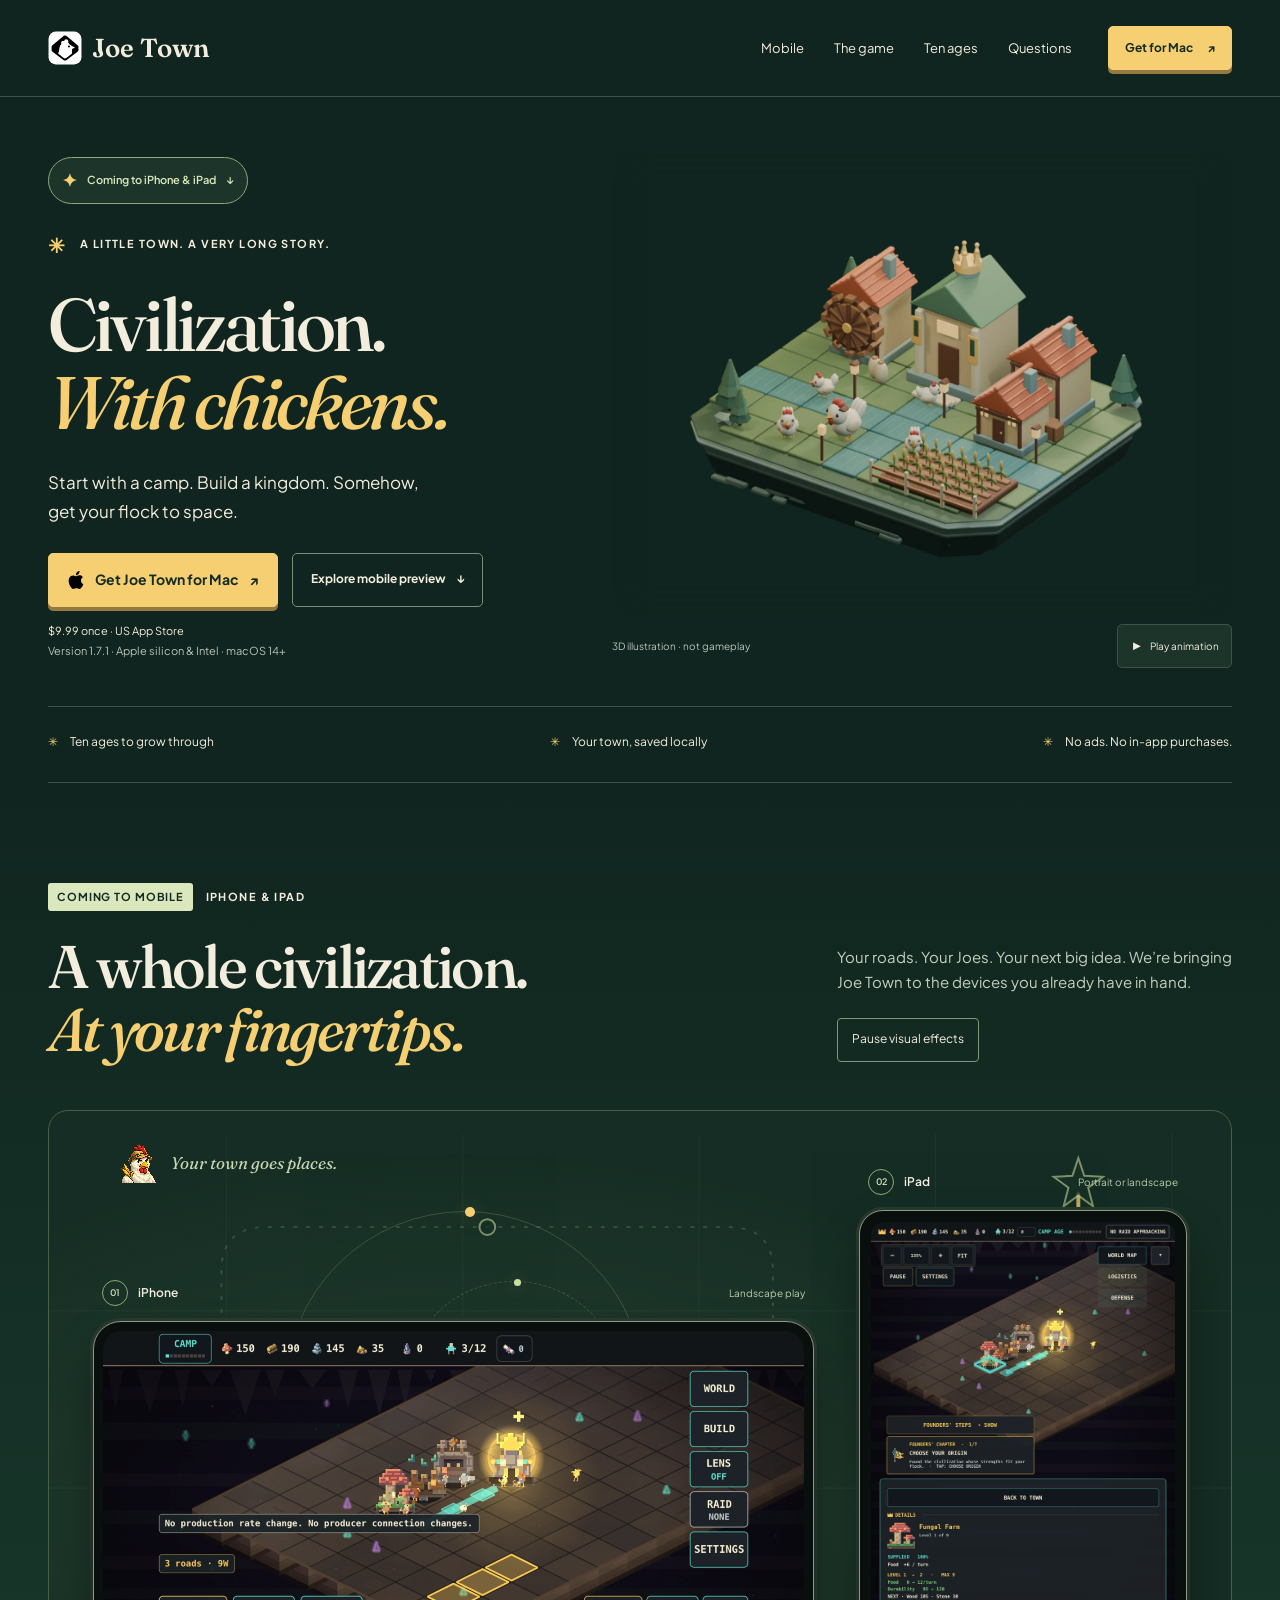
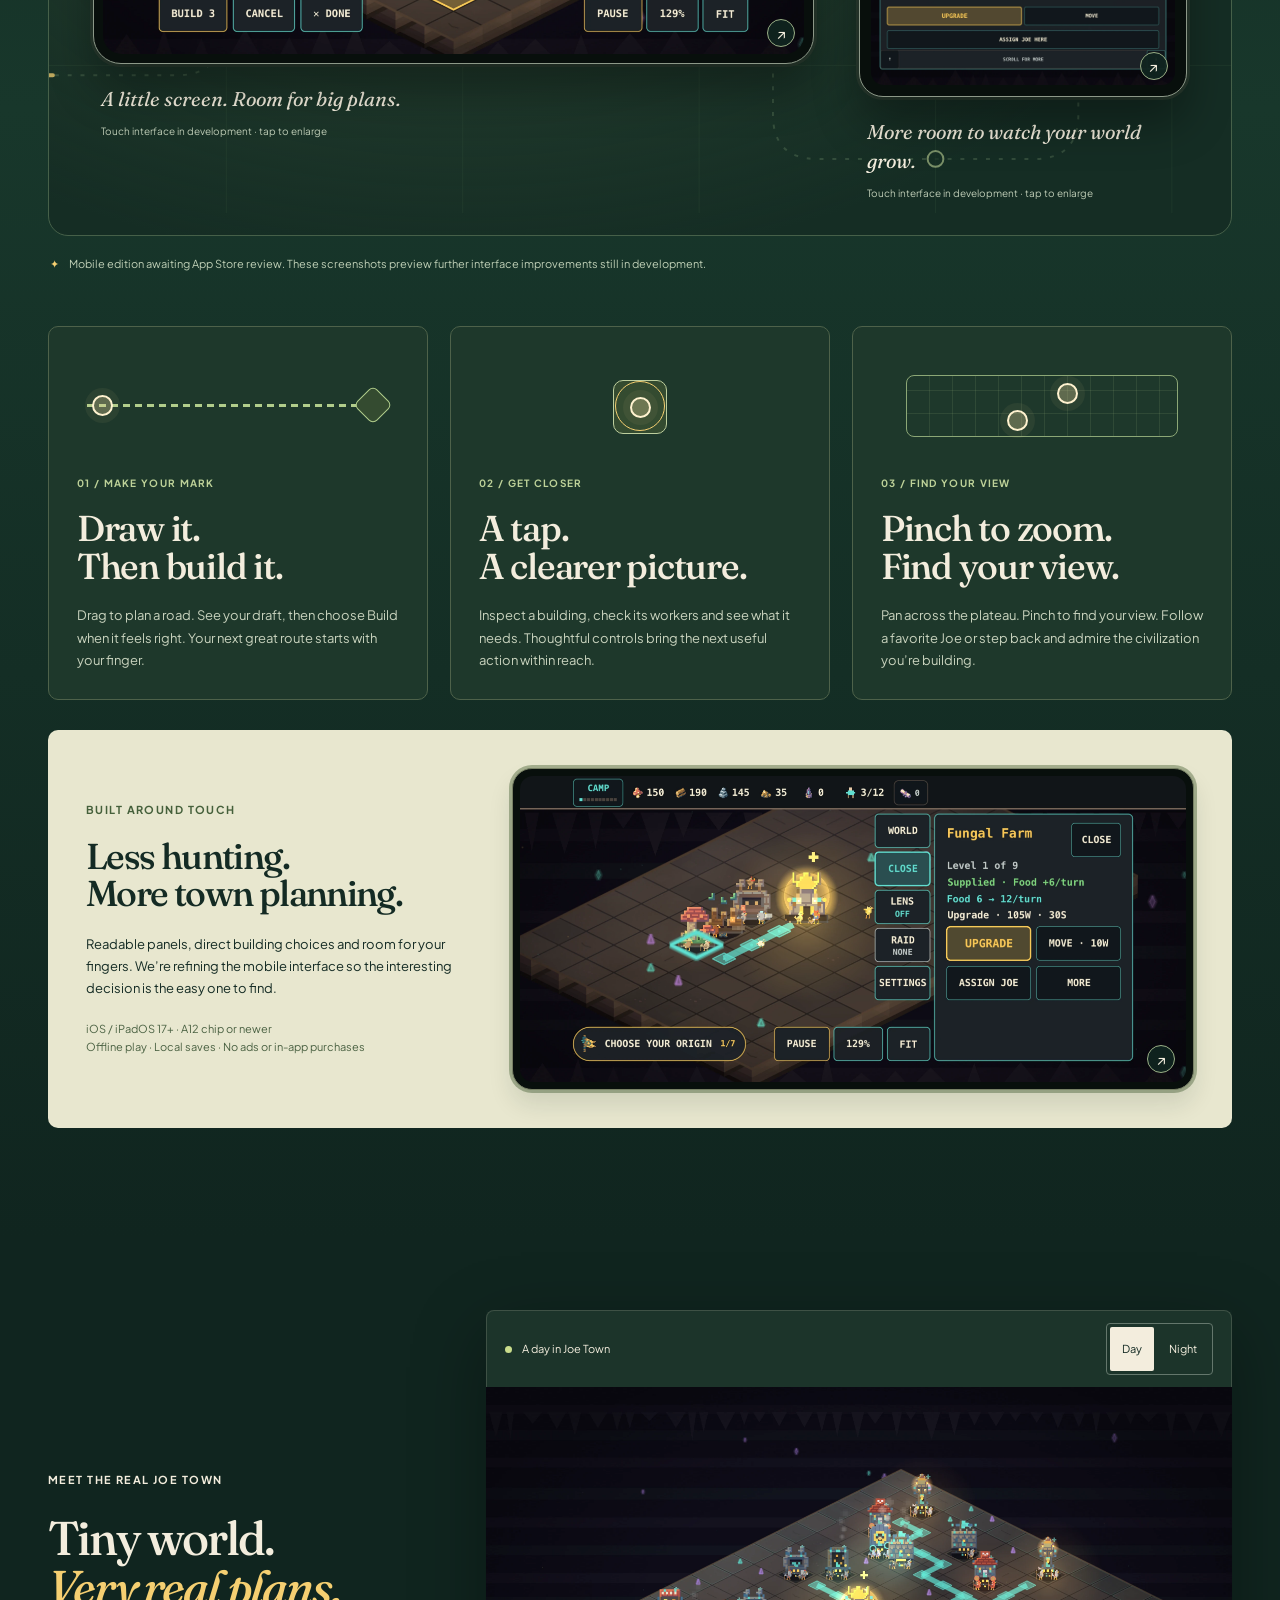
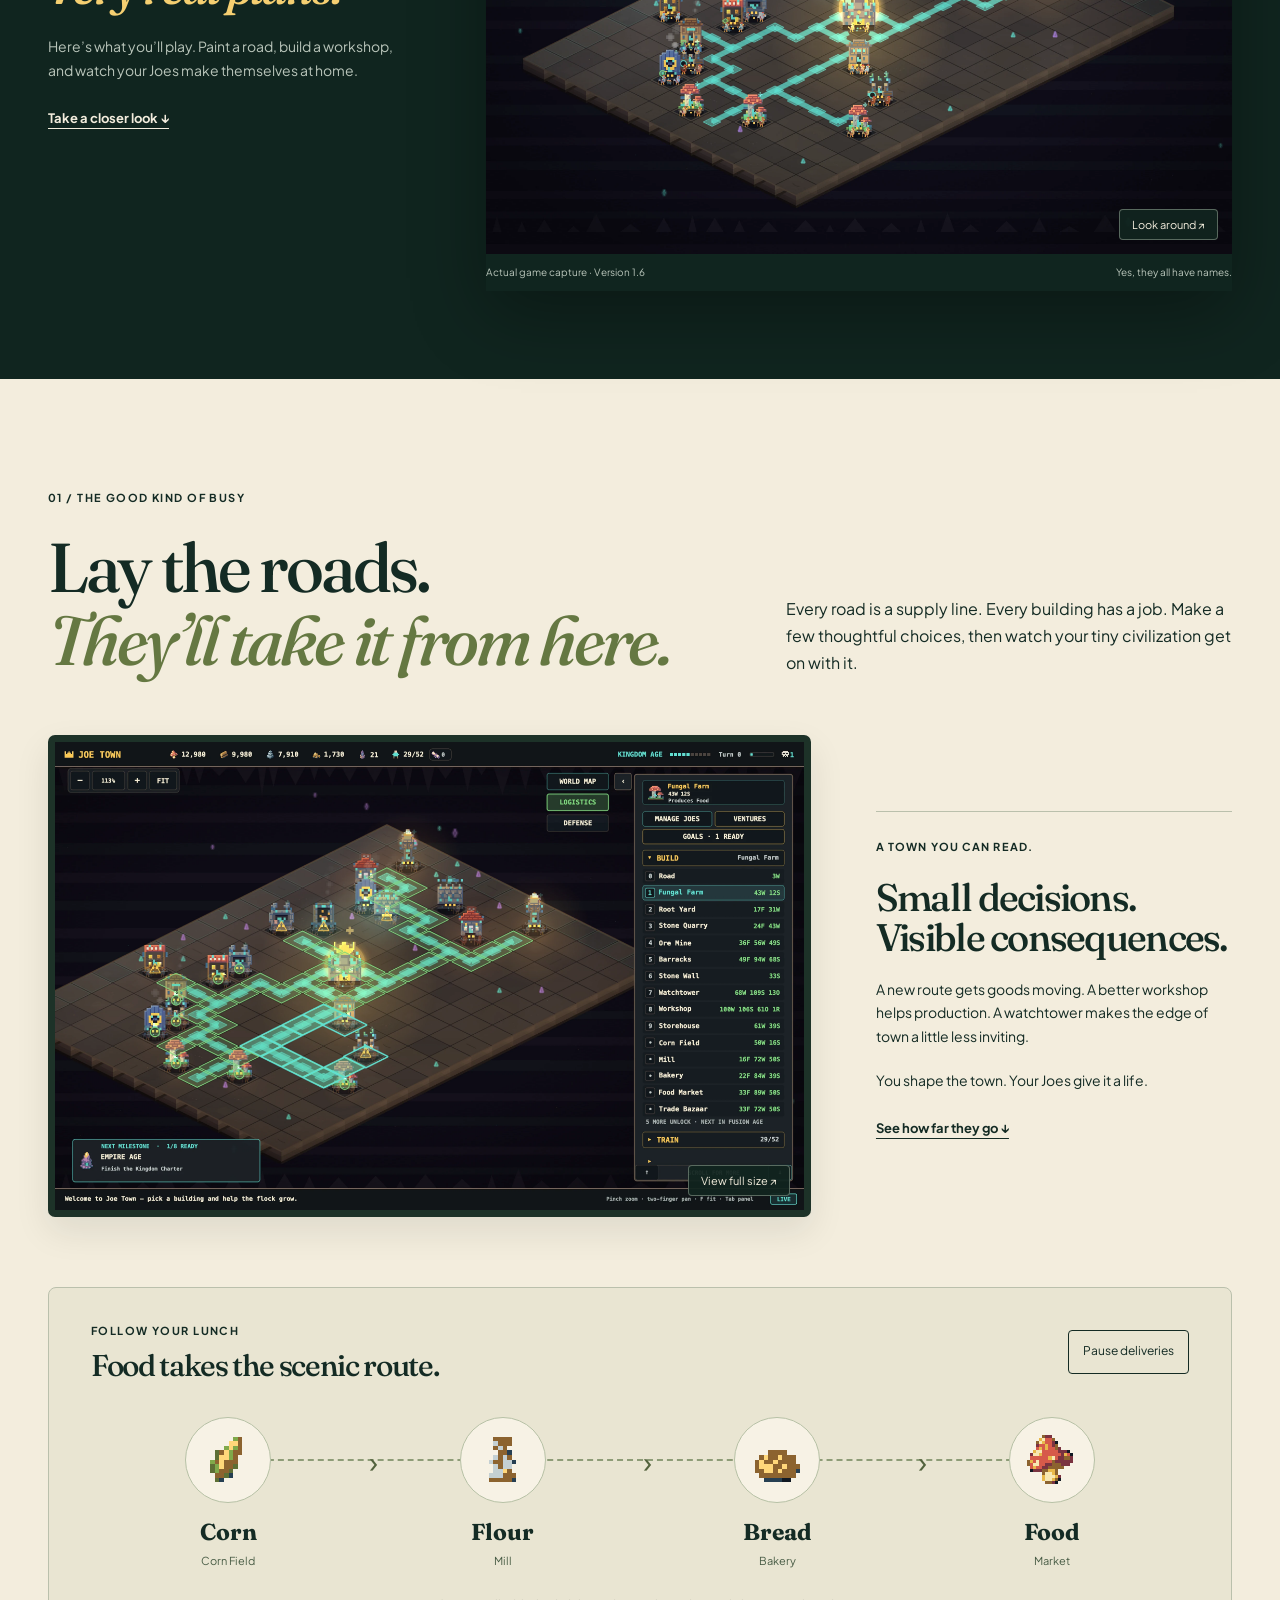
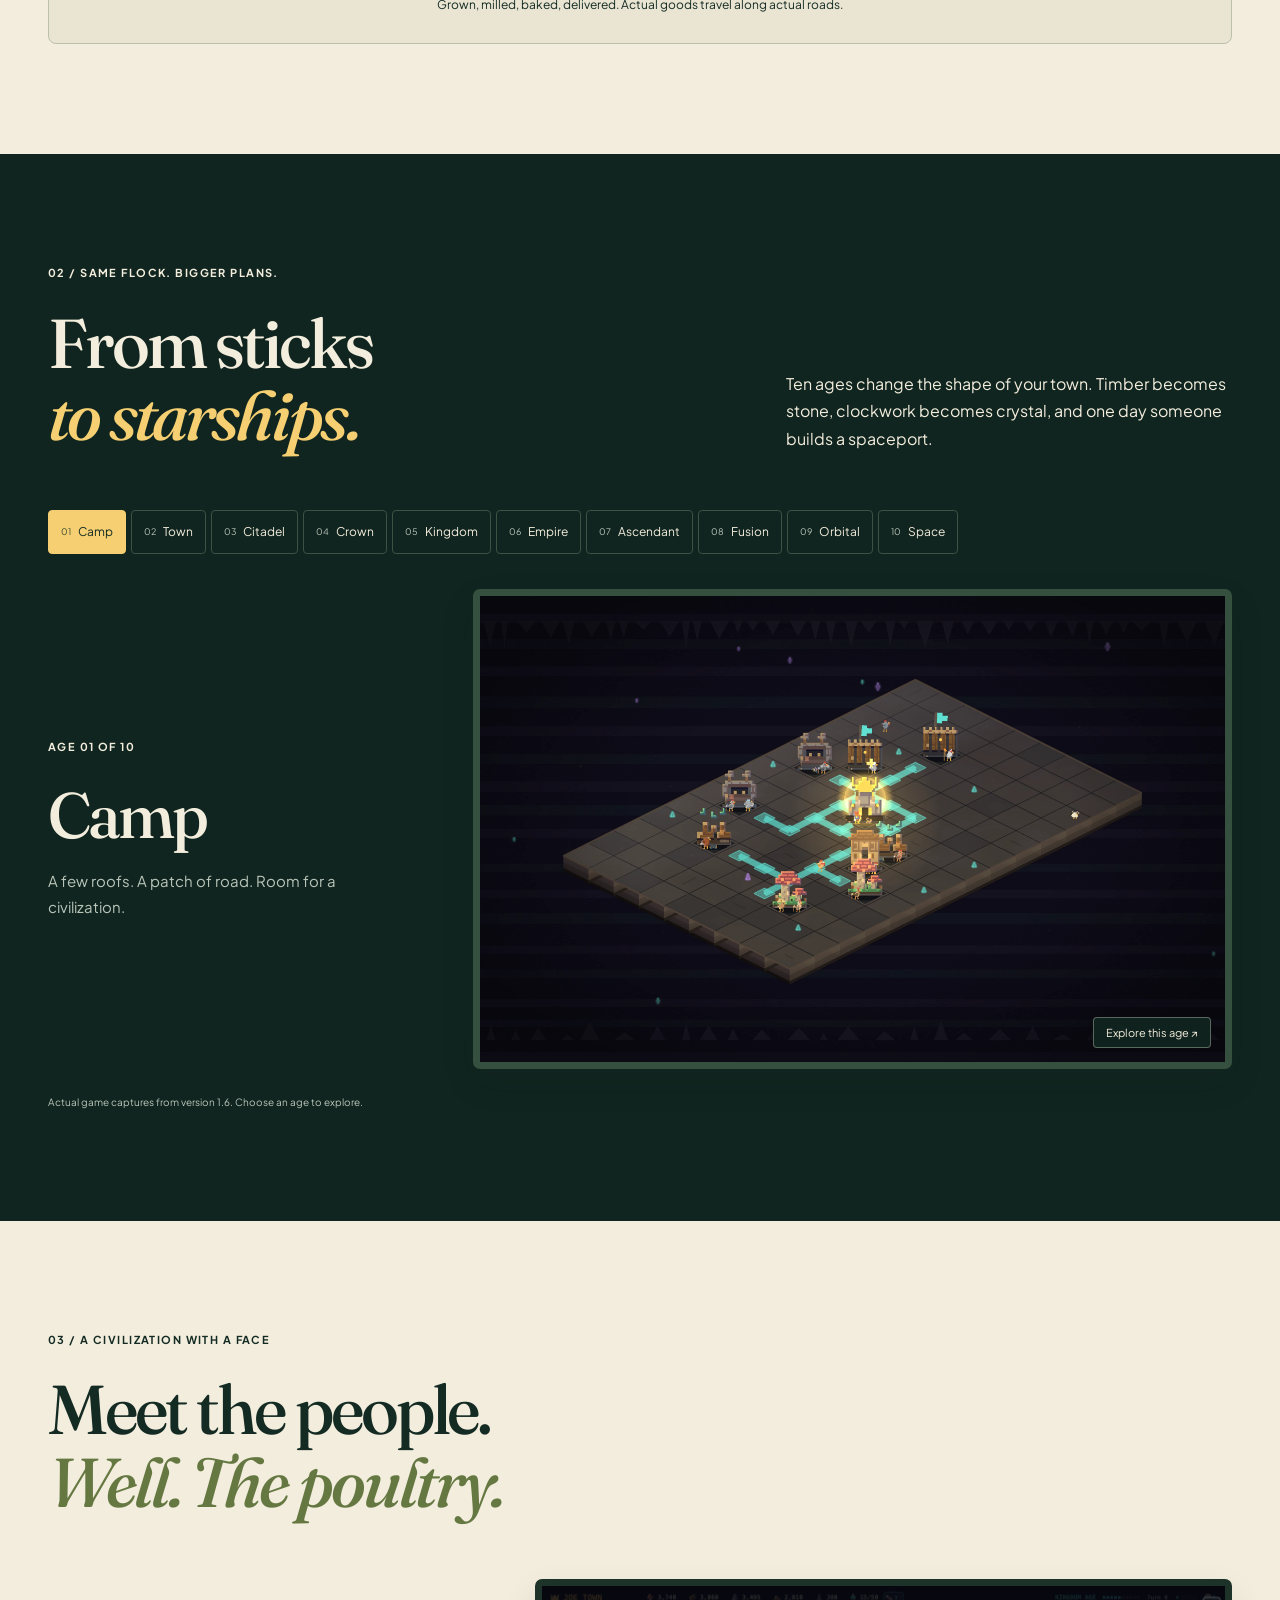
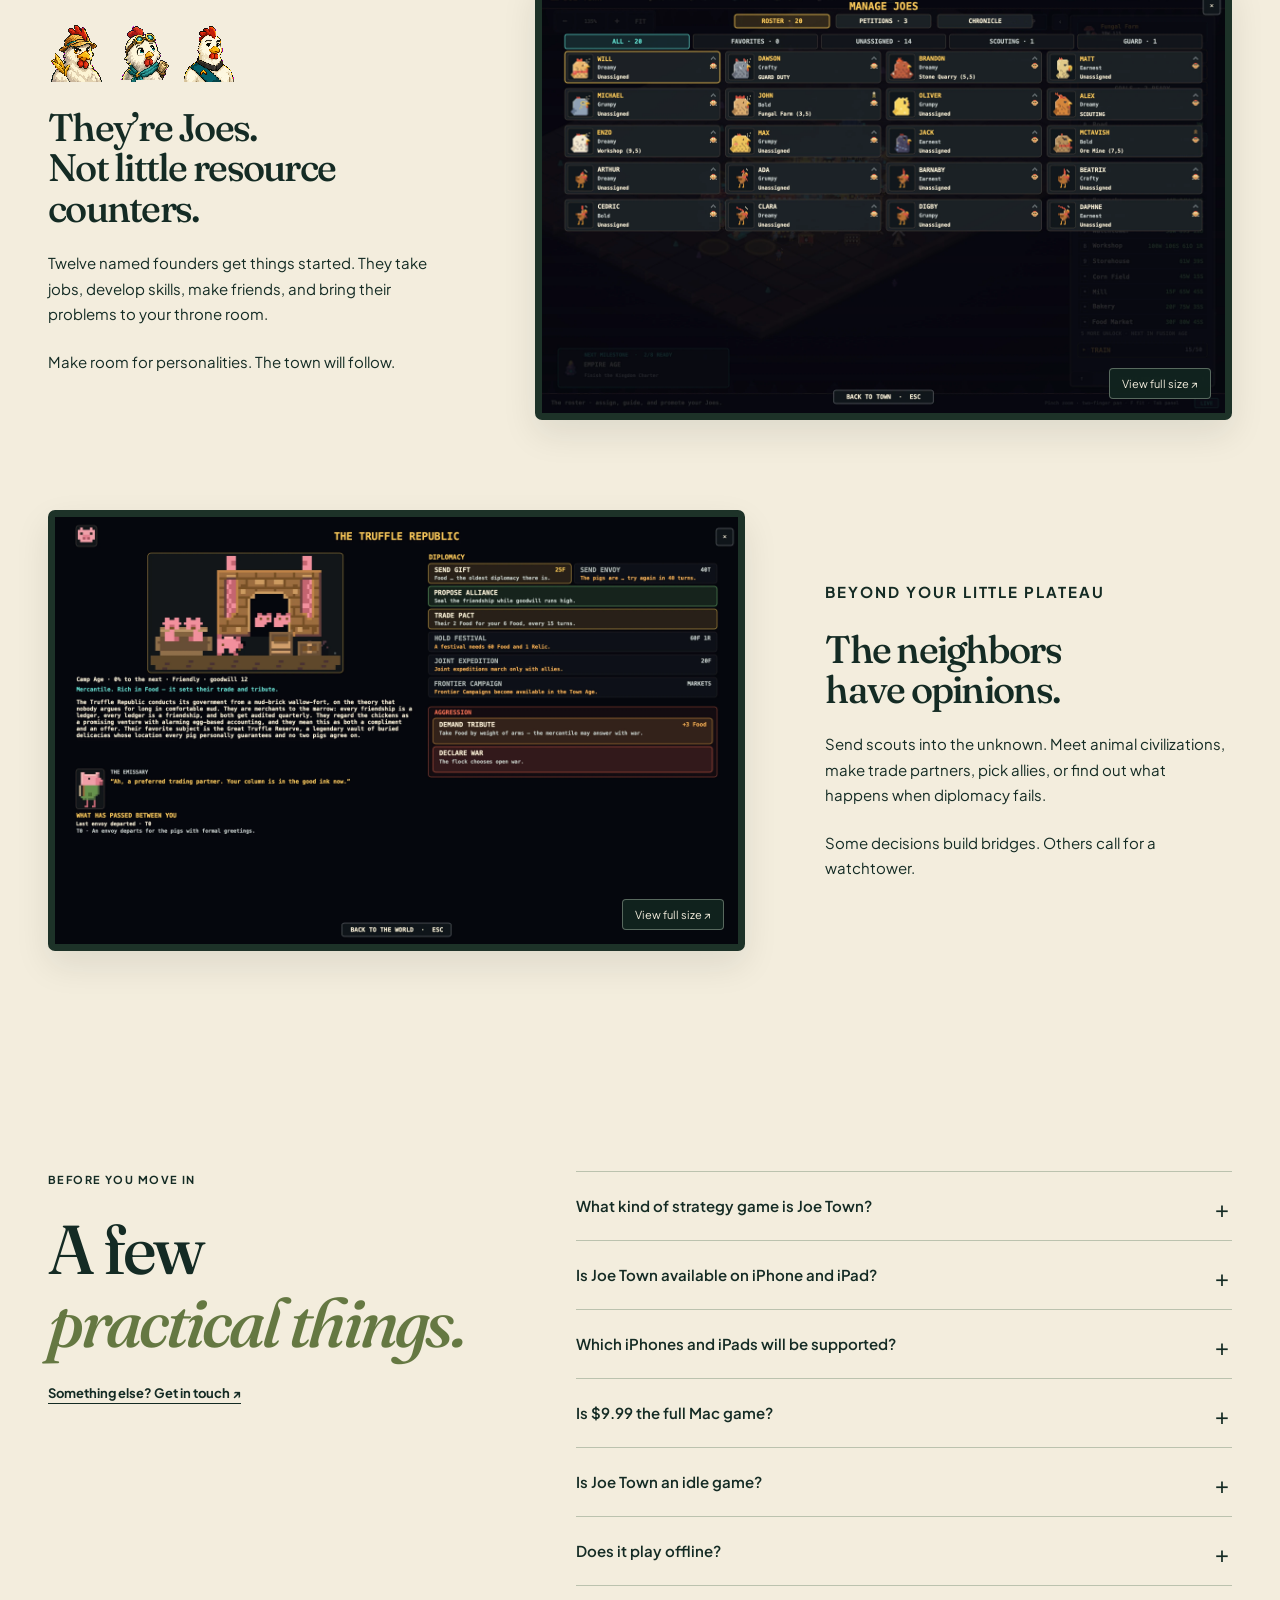
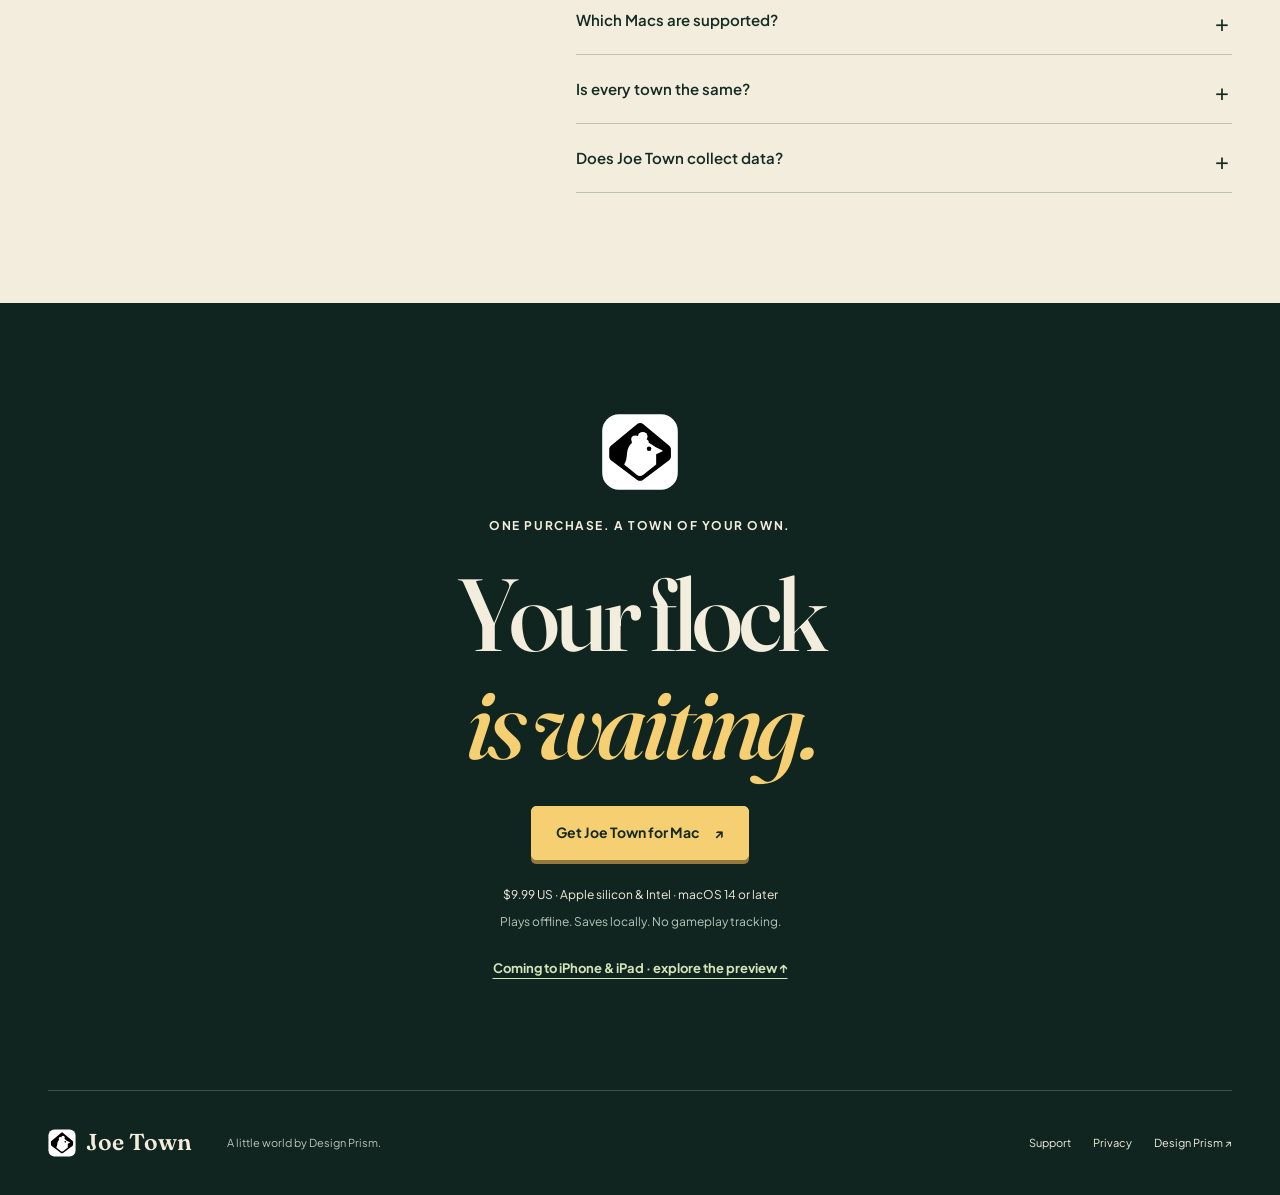
<file: index.html>
<!DOCTYPE html>
<html lang="en">
<head>
  <meta charset="UTF-8">
  <meta name="viewport" content="width=device-width, initial-scale=1.0, viewport-fit=cover">
  <title>Joe Town — Chicken Civilization. Coming to iPhone &amp; iPad.</title>
  <meta name="description" content="Build a chicken civilization through ten ages. Available for Mac, with an iPhone and iPad edition coming soon. Real roads, named Joes, and offline towns.">
  <link rel="canonical" href="https://gojoetown.com/">
  <meta name="theme-color" content="#10251f">
  <meta name="apple-mobile-web-app-title" content="Joe Town">

  <!-- Google tag (gtag.js) -->
  <script async src="https://www.googletagmanager.com/gtag/js?id=G-3XJQL5PVS1">
</script>
  <script>
    window.dataLayer = window.dataLayer || [];
    function gtag(){dataLayer.push(arguments);}
    gtag('js', new Date());
    gtag('config', 'G-3XJQL5PVS1');
  </script>

  <meta property="og:type" content="website">
  <meta property="og:locale" content="en_US">
  <meta property="og:site_name" content="Joe Town">
  <meta property="og:title" content="Joe Town — A whole civilization at your fingertips.">
  <meta property="og:description" content="Coming to iPhone and iPad. Build your chicken civilization through ten ages. Available for Mac, $9.99 once in the US.">
  <meta property="og:url" content="https://gojoetown.com/">
  <meta property="og:image" content="https://gojoetown.com/images/mobile/social.png">
  <meta property="og:image:secure_url" content="https://gojoetown.com/images/mobile/social.png">
  <meta property="og:image:type" content="image/png">
  <meta property="og:image:width" content="1200">
  <meta property="og:image:height" content="630">
  <meta property="og:image:alt" content="Joe Town mobile preview on iPhone and iPad. Coming soon; available now for Mac.">
  <meta name="twitter:card" content="summary_large_image">
  <meta name="twitter:title" content="Joe Town — A whole civilization at your fingertips.">
  <meta name="twitter:description" content="Coming to iPhone and iPad. Build your chicken civilization through ten ages. Available for Mac, $9.99 once in the US.">
  <meta name="twitter:image" content="https://gojoetown.com/images/mobile/social.png">
  <meta name="twitter:image:alt" content="Joe Town mobile preview on iPhone and iPad. Coming soon; available now for Mac.">

  <link rel="icon" type="image/svg+xml" sizes="any" href="/images/logo-mark.svg">
  <link rel="icon" type="image/png" sizes="32x32" href="/images/favicon-32.png">
  <link rel="icon" type="image/png" sizes="16x16" href="/images/favicon-16.png">
  <link rel="shortcut icon" href="/favicon.ico">
  <link rel="apple-touch-icon" sizes="180x180" href="/images/apple-touch-icon.png">

  <link rel="preconnect" href="https://fonts.googleapis.com">
  <link rel="preconnect" href="https://fonts.gstatic.com" crossorigin>
  <link href="https://fonts.googleapis.com/css2?family=Fraunces:ital,opsz,wght@0,9..144,500;0,9..144,600;1,9..144,500;1,9..144,600&amp;family=Plus+Jakarta+Sans:wght@400;500;600;700&amp;display=swap" rel="stylesheet">
  <link rel="stylesheet" href="css/style.css?v=20260930-mobile-r1">

  <script type="application/ld+json">
  {
    "@context": "https://schema.org",
    "@type": "VideoGame",
    "name": "Joe Town",
    "description": "A native Mac strategy city-builder where named chickens build a civilization across ten ages. An iPhone and iPad edition is coming soon.",
    "operatingSystem": "macOS 14 or later",
    "softwareVersion": "1.7.1",
    "applicationCategory": "GameApplication",
    "genre": ["Strategy", "Simulation"],
    "gamePlatform": "Mac",
    "image": "https://gojoetown.com/images/mobile/social.png",
    "url": "https://gojoetown.com/",
    "author": { "@type": "Organization", "name": "Design Prism", "url": "https://www.design-prism.com/" },
    "offers": {
      "@type": "Offer",
      "price": "9.99",
      "priceCurrency": "USD",
      "availability": "https://schema.org/InStock",
      "url": "https://apps.apple.com/app/id6790244910"
    }
  }
  </script>
  <script type="application/ld+json">
  {
    "@context": "https://schema.org",
    "@type": "FAQPage",
    "mainEntity": [
      {
            "@type": "Question",
            "name": "What kind of strategy game is Joe Town?",
            "acceptedAnswer": {
                  "@type": "Answer",
                  "text": "A native city-builder and simulation. Paint roads, tune production chains, make permanent technology choices, and keep an eye on the neighbors. Available for Mac, with an iPhone and iPad edition coming soon."
            }
      },
      {
            "@type": "Question",
            "name": "Is Joe Town available on iPhone and iPad?",
            "acceptedAnswer": {
                  "@type": "Answer",
                  "text": "The mobile edition is awaiting App Store review. The touch interface shown on this page previews further improvements still in development. Joe Town is available for Mac today."
            }
      },
      {
            "@type": "Question",
            "name": "Which iPhones and iPads will be supported?",
            "acceptedAnswer": {
                  "@type": "Answer",
                  "text": "The mobile edition is designed for iOS 17 or iPadOS 17 and later, on devices with an A12 chip or newer. Play in landscape on iPhone; iPad supports portrait and landscape."
            }
      },
      {
            "@type": "Question",
            "name": "Is $9.99 the full Mac game?",
            "acceptedAnswer": {
                  "@type": "Answer",
                  "text": "Yes. The US Mac App Store price is $9.99 once for the full game, including all ten ages, 24 building types and 18 civilization technology choices, plus a branching guild system, named Joes, and local saves. There are no ads or in-app purchases. Pricing can vary by region."
            }
      },
      {
            "@type": "Question",
            "name": "Is Joe Town an idle game?",
            "acceptedAnswer": {
                  "@type": "Answer",
                  "text": "Joe Town combines hands-on town planning with an economy that keeps working. Town-defining choices wait for you, and bounded offline progress arrives as a report when you return."
            }
      },
      {
            "@type": "Question",
            "name": "Does it play offline?",
            "acceptedAnswer": {
                  "@type": "Answer",
                  "text": "Yes. Joe Town saves locally and runs with the internet off. Each device has its own town; saves do not automatically sync between devices."
            }
      },
      {
            "@type": "Question",
            "name": "Which Macs are supported?",
            "acceptedAnswer": {
                  "@type": "Answer",
                  "text": "Version 1.7.1 supports Apple silicon and Intel Macs running macOS 14 or later."
            }
      },
      {
            "@type": "Question",
            "name": "Is every town the same?",
            "acceptedAnswer": {
                  "@type": "Answer",
                  "text": "No. Worlds are seeded, founders arrive in a different order, and towns diverge through their Joes and choices."
            }
      },
      {
            "@type": "Question",
            "name": "Does Joe Town collect data?",
            "acceptedAnswer": {
                  "@type": "Answer",
                  "text": "The game collects no gameplay data and requires no account. This website uses Google Analytics for aggregate visits."
            }
      }
]
  }
  </script>

</head>
<body>
<a class="skip-link" href="#main">Skip to content</a>
<header class="site-header">
<a href="/" class="brand" aria-label="Joe Town home">
<img src="images/logo-mark.svg" width="34" height="34" alt="">
<span>Joe Town</span>
</a>
<nav aria-label="Main navigation">
<a href="#mobile">Mobile</a>
<a href="#how-it-works">The game</a>
<a href="#ages">Ten ages</a>
<a href="#questions">Questions</a>
</nav>
<a class="button button-small" href="https://apps.apple.com/app/id6790244910">Get for Mac <span aria-hidden="true">↗</span>
</a>
<button class="menu-toggle" aria-expanded="false" aria-controls="mobile-menu" aria-label="Open navigation" hidden>Menu</button>
<nav id="mobile-menu" aria-label="Mobile navigation" hidden>
<a href="#mobile">Mobile</a>
<a href="#how-it-works">The game</a>
<a href="#ages">Ten ages</a>
<a href="#questions">Questions</a>
</nav>
</header>
<main id="main">
<section class="hero section-wrap" aria-labelledby="hero-title">
<div class="hero-copy" data-reveal>
<a class="mobile-announcement" href="#mobile"><span class="announcement-mark" aria-hidden="true">✦</span> Coming to iPhone &amp; iPad <span aria-hidden="true">↓</span></a>
<p class="eyebrow">
<span class="tiny-sun" aria-hidden="true">✳</span> A little town. A very long story.</p>
<h1 id="hero-title">Civilization.<br>
<em>With chickens.</em>
</h1>
<p class="hero-intro">Start with a camp. Build a kingdom. Somehow, get your flock to space.</p>
<div class="hero-buy">
<a class="button" href="https://apps.apple.com/app/id6790244910">
<img src="images/apple-mark.svg" alt="" width="18" height="21"> Get Joe Town for Mac <span aria-hidden="true">↗</span>
</a>
<a class="button button-outline" href="#mobile">Explore mobile preview <span aria-hidden="true">↓</span></a>
<p>$9.99 once · US App Store<br>
<span>Version 1.7.1 · Apple silicon &amp; Intel · macOS 14+</span>
</p>
</div>
</div>
<figure class="hero-diorama" aria-labelledby="diorama-caption">
<div class="diorama-stage">
<img class="diorama-poster" src="images/refresh/hero-diorama.webp" width="1440" height="1080" alt="A miniature chicken town with connected teal roads, a crowned hall, chickens and a turning mill wheel, illustrated in 3D" fetchpriority="high">
<video id="diorama-video" class="diorama-video" width="1440" height="1080" muted loop playsinline preload="none" aria-hidden="true" tabindex="-1" data-desktop-src="media/joe-town-diorama.mp4" data-mobile-src="media/joe-town-diorama-mobile.mp4"></video>
</div>
<figcaption id="diorama-caption" class="diorama-caption">
<span>3D illustration · not gameplay</span>
<button id="diorama-toggle" class="diorama-toggle" aria-controls="diorama-video" aria-label="Play town animation" hidden><span class="diorama-toggle-icon" aria-hidden="true">▶</span><span class="diorama-toggle-text">Play animation</span></button>
</figcaption>
</figure>
<div class="hero-facts">
<span>Ten ages to grow through</span>
<span>Your town, saved locally</span>
<span>No ads. No in-app purchases.</span>
</div>
</section>
<section id="mobile" class="mobile-edition section-space" aria-labelledby="mobile-title">
<div class="section-wrap">
<div class="mobile-heading" data-reveal>
<div>
<p class="eyebrow"><span class="coming-tag">Coming to mobile</span> iPhone &amp; iPad</p>
<h2 id="mobile-title">A whole civilization.<br><em>At your fingertips.</em></h2>
</div>
<div class="mobile-heading-note">
<p>Your roads. Your Joes. Your next big idea. We’re bringing Joe Town to the devices you already have in hand.</p>
<button id="site-motion-toggle" class="quiet-button" aria-pressed="false" hidden>Pause visual effects</button>
</div>
</div>
<div class="mobile-showcase motion-paused" data-motion-scene>
<div class="mobile-route-art" aria-hidden="true">
<svg xmlns="http://www.w3.org/2000/svg" class="town-route" viewBox="0 0 1200 690" focusable="false"><title>Mobile route illustration</title><desc>A decorative route from a road to a star.</desc><path id="mobile-route-grid" d="M0 180h1200M0 360h1200M0 540h1200M180 0v690M420 0v690M660 0v690M900 0v690M1140 0v690" class="route-grid"/><defs><path id="mobile-route-path" d="M-20 550h150q45 0 45-45V140q0-45 45-45h470q45 0 45 45v450q0 45 45 45h220q45 0 45-45V50"/></defs><g id="mobile-route-track"><use class="route-track" href="#mobile-route-path"/><use class="route-traveller" href="#mobile-route-path"/></g><g id="mobile-route-stations" class="route-stations"><circle cx="175" cy="275" r="8"/><circle cx="445" cy="95" r="8"/><circle cx="735" cy="450" r="8"/><circle cx="900" cy="635" r="8"/><path d="m1045 25 6 18 19 1-15 11 5 19-15-11-15 11 5-19-15-11 19-1z"/></g></svg>
</div>
<div class="mobile-orbit orbit-one" aria-hidden="true"><span></span></div>
<div class="mobile-orbit orbit-two" aria-hidden="true"><span></span></div>
<div class="mobile-sticker" aria-hidden="true"><img src="images/joe-avatar-john.webp" width="256" height="256" alt=""><span>Your town goes places.</span></div>
<figure class="device-figure device-phone" data-reveal>
<div class="device-label"><span class="device-number">01</span> iPhone <span>Landscape play</span></div>
<a class="device-shell phone-shell" href="images/mobile/iphone-road.webp" data-zoom data-caption="iPhone touch interface · development preview, not the submitted mobile build">
<img src="images/mobile/iphone-road.webp" width="2622" height="1206" alt="Development preview of Joe Town on iPhone, with a road draft and explicit Build, Cancel and Done controls" loading="lazy">
<span class="device-zoom" aria-hidden="true">↗</span>
</a>
<figcaption>A little screen. Room for big plans.<br><span>Touch interface in development · tap to enlarge</span></figcaption>
</figure>
<figure class="device-figure device-ipad" data-reveal>
<div class="device-label"><span class="device-number">02</span> iPad <span>Portrait or landscape</span></div>
<a class="device-shell ipad-shell" href="images/mobile/ipad-town.webp" data-zoom data-caption="iPad touch interface · development preview, not the submitted mobile build">
<img src="images/mobile/ipad-town.webp" width="1488" height="2266" alt="Development preview of Joe Town on iPad in portrait, with the town, resources and a selected Fungal Farm inspector arranged for touch" loading="lazy">
<span class="device-zoom" aria-hidden="true">↗</span>
</a>
<figcaption>More room to watch your world grow.<br><span>Touch interface in development · tap to enlarge</span></figcaption>
</figure>
</div>
<p class="mobile-preview-note"><span aria-hidden="true">✦</span> Mobile edition awaiting App Store review. These screenshots preview further interface improvements still in development.</p>
<div class="touch-features motion-paused" data-motion-scene>
<article class="touch-card" data-reveal>
<div class="gesture gesture-road" aria-hidden="true"><span class="gesture-track"></span><span class="gesture-finger"></span><span class="gesture-destination"></span></div>
<p class="eyebrow">01 / Make your mark</p><h3>Draw it.<br>Then build it.</h3>
<p>Drag to plan a road. See your draft, then choose Build when it feels right. Your next great route starts with your finger.</p>
</article>
<article class="touch-card" data-reveal>
<div class="gesture gesture-tap" aria-hidden="true"><span class="gesture-target"></span><span class="gesture-finger"></span><span class="gesture-ring"></span></div>
<p class="eyebrow">02 / Get closer</p><h3>A tap.<br>A clearer picture.</h3>
<p>Inspect a building, check its workers and see what it needs. Thoughtful controls bring the next useful action within reach.</p>
</article>
<article class="touch-card" data-reveal>
<div class="gesture gesture-pinch" aria-hidden="true"><span class="gesture-grid"></span><span class="gesture-finger finger-one"></span><span class="gesture-finger finger-two"></span></div>
<p class="eyebrow">03 / Find your view</p><h3>Pinch to zoom.<br>Find your view.</h3>
<p>Pan across the plateau. Pinch to find your view. Follow a favorite Joe or step back and admire the civilization you’re building.</p>
</article>
</div>
<div class="mobile-detail" data-reveal>
<div class="mobile-detail-copy"><p class="eyebrow">Built around touch</p><h3>Less hunting.<br>More town planning.</h3><p>Readable panels, direct building choices and room for your fingers. We’re refining the mobile interface so the interesting decision is the easy one to find.</p><p class="detail-note">iOS / iPadOS 17+ · A12 chip or newer<br>Offline play · Local saves · No ads or in-app purchases</p></div>
<a class="device-shell detail-shell" href="images/mobile/iphone-inspect.webp" data-zoom data-caption="iPhone building inspector · development preview, not the submitted mobile build"><img src="images/mobile/iphone-inspect.webp" width="2622" height="1206" alt="Development preview of the iPhone building inspector showing production, upgrade costs and Assign Joe controls beside the town" loading="lazy"><span class="device-zoom" aria-hidden="true">↗</span></a>
</div>
</div>
</section>
<section class="actual-town section-wrap" data-reveal aria-labelledby="actual-town-title">
<div class="actual-town-copy">
<p class="eyebrow">Meet the real Joe Town</p>
<h2 id="actual-town-title">Tiny world.<br><em>Very real plans.</em></h2>
<p>Here’s what you’ll play. Paint a road, build a workshop, and watch your Joes make themselves at home.</p>
<a class="text-link" href="#how-it-works">Take a closer look <span aria-hidden="true">↓</span></a>
</div>
<div class="hero-picture">
<div class="frame-top">
<span>
<i aria-hidden="true">
</i> A day in Joe Town</span>
<div class="day-controls" hidden role="group" aria-label="Town lighting">
<button data-day="day" aria-pressed="true">Day</button>
<button data-day="night" aria-pressed="false">Night</button>
</div>
</div>
<a href="images/refresh/hero-day.webp" data-zoom class="hero-image-link">
<img id="hero-image" src="images/refresh/hero-day.webp" width="2880" height="1800" alt="A bright Joe Town settlement with roads connecting its chicken civilization" loading="lazy">
<span class="zoom-label">Look around ↗</span>
</a>
<p class="image-caption">Actual game capture · Version 1.6 <span>Yes, they all have names.</span>
</p>
</div>
</section>
<section id="how-it-works" class="parchment section-space">
<div class="section-wrap">
<div class="section-heading" data-reveal>
<p class="eyebrow">01 / The good kind of busy</p>
<h2>Lay the roads.<br>
<em>They’ll take it from here.</em>
</h2>
<p>Every road is a supply line. Every building has a job. Make a few thoughtful choices, then watch your tiny civilization get on with it.</p>
</div>
<div class="gameplay-split">
<a class="screenshot " href="images/refresh/town-ui.webp" data-zoom>
<img src="images/refresh/town-ui.webp" alt="Joe Town’s real Mac interface showing its town, resources and building choices" width="2880" height="1800" loading="lazy">
<span class="zoom-label">View full size ↗</span>
</a>
<div class="field-notes">
<span class="note-number">A town you can read.</span>
<h3>Small decisions.<br>Visible consequences.</h3>
<p>A new route gets goods moving. A better workshop helps production. A watchtower makes the edge of town a little less inviting.</p>
<p>You shape the town. Your Joes give it a life.</p>
<a class="text-link" href="#ages">See how far they go <span aria-hidden="true">↓</span>
</a>
</div>
</div>
<div class="delivery motion-paused">
<div class="delivery-heading">
<div>
<p class="eyebrow">Follow your lunch</p>
<h3>Food takes the scenic route.</h3>
</div>
<button id="motion-toggle" class="quiet-button" aria-pressed="false" hidden>Pause deliveries</button>
</div>
<ol class="resource-chain">
<li>
<span class="resource-icon">
<img src="images/refresh/corn.svg" alt="" width="64" height="64">
</span>
<strong>Corn</strong>
<span>Corn Field</span>
</li>
<li>
<span class="resource-icon">
<img src="images/refresh/flour.svg" alt="" width="64" height="64">
</span>
<strong>Flour</strong>
<span>Mill</span>
</li>
<li>
<span class="resource-icon">
<img src="images/refresh/bread.svg" alt="" width="64" height="64">
</span>
<strong>Bread</strong>
<span>Bakery</span>
</li>
<li>
<span class="resource-icon">
<img src="images/refresh/food.svg" alt="" width="64" height="64">
</span>
<strong>Food</strong>
<span>Market</span>
</li>
</ol>
<p class="delivery-note">Grown, milled, baked, delivered. Actual goods travel along actual roads.</p>
</div>
</div>
</section>
<section id="ages" class="ages section-space section-wrap">
<div class="section-heading" data-reveal>
<p class="eyebrow">02 / Same flock. Bigger plans.</p>
<h2>From sticks<br>
<em>to starships.</em>
</h2>
<p>Ten ages change the shape of your town. Timber becomes stone, clockwork becomes crystal, and one day someone builds a spaceport.</p>
</div>
<div class="age-picker" aria-label="Choose an age">
<a href="#age-camp" data-age-select="0">
<span>01</span>Camp</a>
<a href="#age-town" data-age-select="1">
<span>02</span>Town</a>
<a href="#age-citadel" data-age-select="2">
<span>03</span>Citadel</a>
<a href="#age-crown" data-age-select="3">
<span>04</span>Crown</a>
<a href="#age-kingdom" data-age-select="4">
<span>05</span>Kingdom</a>
<a href="#age-empire" data-age-select="5">
<span>06</span>Empire</a>
<a href="#age-ascendant" data-age-select="6">
<span>07</span>Ascendant</a>
<a href="#age-fusion" data-age-select="7">
<span>08</span>Fusion</a>
<a href="#age-orbital" data-age-select="8">
<span>09</span>Orbital</a>
<a href="#age-space" data-age-select="9">
<span>10</span>Space</a>
</div>
<div class="age-panels">
<article id="age-camp" class="age-panel" data-reveal>
<div class="age-story">
<p class="eyebrow">Age 01 of 10</p>
<h3>Camp</h3>
<p>A few roofs. A patch of road. Room for a civilization.</p>
</div>
<a class="screenshot" href="images/refresh/age-camp.webp" data-zoom>
<img src="images/refresh/age-camp.webp" width="2880" height="1800" alt="Camp Age town in Joe Town" loading="lazy">
<span class="zoom-label">Explore this age ↗</span>
</a>
</article>
<article id="age-town" class="age-panel" data-reveal>
<div class="age-story">
<p class="eyebrow">Age 02 of 10</p>
<h3>Town</h3>
<p>More neighbors, more work, and the beginnings of a proper town.</p>
</div>
<a class="screenshot" href="images/refresh/age-town.webp" data-zoom>
<img src="images/refresh/age-town.webp" width="2880" height="1800" alt="Town Age town in Joe Town" loading="lazy">
<span class="zoom-label">Explore this age ↗</span>
</a>
</article>
<article id="age-citadel" class="age-panel" data-reveal>
<div class="age-story">
<p class="eyebrow">Age 03 of 10</p>
<h3>Citadel</h3>
<p>Strong walls and watchtowers give your growing town an edge.</p>
</div>
<a class="screenshot" href="images/refresh/age-citadel.webp" data-zoom>
<img src="images/refresh/age-citadel.webp" width="2880" height="1800" alt="Citadel Age town in Joe Town" loading="lazy">
<span class="zoom-label">Explore this age ↗</span>
</a>
</article>
<article id="age-crown" class="age-panel" data-reveal>
<div class="age-story">
<p class="eyebrow">Age 04 of 10</p>
<h3>Crown</h3>
<p>Banners rise above richer rooftops. Your flock is getting ambitious.</p>
</div>
<a class="screenshot" href="images/refresh/age-crown.webp" data-zoom>
<img src="images/refresh/age-crown.webp" width="2880" height="1800" alt="Crown Age town in Joe Town" loading="lazy">
<span class="zoom-label">Explore this age ↗</span>
</a>
</article>
<article id="age-kingdom" class="age-panel" data-reveal>
<div class="age-story">
<p class="eyebrow">Age 05 of 10</p>
<h3>Kingdom</h3>
<p>Arches, granaries and a capital that feels like home.</p>
</div>
<a class="screenshot" href="images/refresh/age-kingdom.webp" data-zoom>
<img src="images/refresh/age-kingdom.webp" width="2880" height="1800" alt="Kingdom Age town in Joe Town" loading="lazy">
<span class="zoom-label">Explore this age ↗</span>
</a>
</article>
<article id="age-empire" class="age-panel" data-reveal>
<div class="age-story">
<p class="eyebrow">Age 06 of 10</p>
<h3>Empire</h3>
<p>Steel and clockwork give familiar streets a different rhythm.</p>
</div>
<a class="screenshot" href="images/refresh/age-empire.webp" data-zoom>
<img src="images/refresh/age-empire.webp" width="2880" height="1800" alt="Empire Age town in Joe Town" loading="lazy">
<span class="zoom-label">Explore this age ↗</span>
</a>
</article>
<article id="age-ascendant" class="age-panel" data-reveal>
<div class="age-story">
<p class="eyebrow">Age 07 of 10</p>
<h3>Ascendant</h3>
<p>Dark stone and radiant crystal reshape the skyline.</p>
</div>
<a class="screenshot" href="images/refresh/age-ascendant.webp" data-zoom>
<img src="images/refresh/age-ascendant.webp" width="2880" height="1800" alt="Ascendant Age town in Joe Town" loading="lazy">
<span class="zoom-label">Explore this age ↗</span>
</a>
</article>
<article id="age-fusion" class="age-panel" data-reveal>
<div class="age-story">
<p class="eyebrow">Age 08 of 10</p>
<h3>Fusion</h3>
<p>A reactor lights the next chapter of your civilization.</p>
</div>
<a class="screenshot" href="images/refresh/age-fusion.webp" data-zoom>
<img src="images/refresh/age-fusion.webp" width="2880" height="1800" alt="Fusion Age town in Joe Town" loading="lazy">
<span class="zoom-label">Explore this age ↗</span>
</a>
</article>
<article id="age-orbital" class="age-panel" data-reveal>
<div class="age-story">
<p class="eyebrow">Age 09 of 10</p>
<h3>Orbital</h3>
<p>Your town turns its attention to the sky.</p>
</div>
<a class="screenshot" href="images/refresh/age-orbital.webp" data-zoom>
<img src="images/refresh/age-orbital.webp" width="2880" height="1800" alt="Orbital Age town in Joe Town" loading="lazy">
<span class="zoom-label">Explore this age ↗</span>
</a>
</article>
<article id="age-space" class="age-panel" data-reveal>
<div class="age-story">
<p class="eyebrow">Age 10 of 10</p>
<h3>Space</h3>
<p>A long way from the first campfire. Still chickens.</p>
</div>
<a class="screenshot" href="images/refresh/age-space.webp" data-zoom>
<img src="images/refresh/age-space.webp" width="2880" height="1800" alt="Space Age town in Joe Town" loading="lazy">
<span class="zoom-label">Explore this age ↗</span>
</a>
</article>
</div>
<p class="media-note">Actual game captures from version 1.6. Choose an age to explore.</p>
</section>
<section class="parchment section-space">
<div class="section-wrap">
<div class="character-heading" data-reveal>
<p class="eyebrow">03 / A civilization with a face</p>
<h2>Meet the people.<br>
<em>Well. The poultry.</em>
</h2>
</div>
<div class="people-layout">
<div class="people-copy">
<div class="joe-line" aria-hidden="true">
<img src="images/joe-avatar-john.webp" width="256" height="256" alt="">
<img src="images/joe-avatar-alex.webp" width="256" height="256" alt="">
<img src="images/joe-avatar-matt.webp" width="256" height="256" alt="">
</div>
<h3>They’re Joes.<br>Not little resource counters.</h3>
<p>Twelve named founders get things started. They take jobs, develop skills, make friends, and bring their problems to your throne room.</p>
<p>Make room for personalities. The town will follow.</p>
</div>
<a class="screenshot " href="images/refresh/joes.webp" data-zoom>
<img src="images/refresh/joes.webp" alt="The Manage Joes panel with named citizens and their individual details" width="2880" height="1800" loading="lazy">
<span class="zoom-label">View full size ↗</span>
</a>
</div>
<div class="world-layout">
<a class="screenshot " href="images/refresh/world.webp" data-zoom>
<img src="images/refresh/world.webp" alt="The explored world beyond Joe Town with neighboring civilizations" width="2880" height="1800" loading="lazy">
<span class="zoom-label">View full size ↗</span>
</a>
<div>
<p class="eyebrow">Beyond your little plateau</p>
<h3>The neighbors<br>have opinions.</h3>
<p>Send scouts into the unknown. Meet animal civilizations, make trade partners, pick allies, or find out what happens when diplomacy fails.</p>
<p>Some decisions build bridges. Others call for a watchtower.</p>
</div>
</div>
</div>
</section>
<section id="questions" class="parchment section-space">
<div class="section-wrap faq-layout">
<div>
<p class="eyebrow">Before you move in</p>
<h2>A few<br>
<em>practical things.</em>
</h2>
<a class="text-link" href="https://www.design-prism.com/contact">Something else? Get in touch ↗</a>
</div>
<div class="faq-list">
<details>
<summary>What kind of strategy game is Joe Town?</summary>
<p>A native city-builder and simulation. Paint roads, tune production chains, make permanent technology choices, and keep an eye on the neighbors. Available for Mac, with an iPhone and iPad edition coming soon.</p>
</details>
<details>
<summary>Is Joe Town available on iPhone and iPad?</summary>
<p>The mobile edition is awaiting App Store review. The touch interface shown on this page previews further improvements still in development. Joe Town is available for Mac today.</p>
</details>
<details>
<summary>Which iPhones and iPads will be supported?</summary>
<p>The mobile edition is designed for iOS 17 or iPadOS 17 and later, on devices with an A12 chip or newer. Play in landscape on iPhone; iPad supports portrait and landscape.</p>
</details>
<details>
<summary>Is $9.99 the full Mac game?</summary>
<p>Yes. The US Mac App Store price is $9.99 once for the full game, including all ten ages, 24 building types and 18 civilization technology choices, plus a branching guild system, named Joes, and local saves. There are no ads or in-app purchases. Pricing can vary by region.</p>
</details>
<details>
<summary>Is Joe Town an idle game?</summary>
<p>Joe Town combines hands-on town planning with an economy that keeps working. Town-defining choices wait for you, and bounded offline progress arrives as a report when you return.</p>
</details>
<details>
<summary>Does it play offline?</summary>
<p>Yes. Joe Town saves locally and runs with the internet off. Each device has its own town; saves do not automatically sync between devices.</p>
</details>
<details>
<summary>Which Macs are supported?</summary>
<p>Version 1.7.1 supports Apple silicon and Intel Macs running macOS 14 or later.</p>
</details>
<details>
<summary>Is every town the same?</summary>
<p>No. Worlds are seeded, founders arrive in a different order, and towns diverge through their Joes and choices.</p>
</details>
<details>
<summary>Does Joe Town collect data?</summary>
<p>The game collects no gameplay data and requires no account. This website uses Google Analytics for aggregate visits.</p>
</details>

</div>
</div>
</section>
<section class="closing section-space section-wrap">
<img src="images/logo-mark.svg" width="78" height="78" alt="">
<p class="eyebrow">One purchase. A town of your own.</p>
<h2>Your flock<br>
<em>is waiting.</em>
</h2>
<a class="button" href="https://apps.apple.com/app/id6790244910">Get Joe Town for Mac <span aria-hidden="true">↗</span>
</a>
<p>$9.99 US · Apple silicon &amp; Intel · macOS 14 or later</p>
<p class="closing-note">Plays offline. Saves locally. No gameplay tracking.</p>
<a class="closing-mobile text-link" href="#mobile">Coming to iPhone &amp; iPad · explore the preview ↑</a>
</section>
</main>
<footer class="footer section-wrap">
<a href="/" class="brand">
<img src="images/logo-mark.svg" width="28" height="28" alt="">Joe Town</a>
<p>A little world by Design Prism.</p>
<nav aria-label="Footer navigation">
<a href="https://www.design-prism.com/contact">Support</a>
<a href="privacy.html">Privacy</a>
<a href="https://www.design-prism.com/">Design Prism ↗</a>
</nav>
</footer>
<dialog id="lightbox" aria-labelledby="lightbox-caption">
<div class="lightbox-toolbar">
<p id="lightbox-caption">Game screenshot</p>
<button id="lightbox-zoom" class="quiet-button" aria-pressed="false">Zoom in</button>
<button id="lightbox-close" class="quiet-button">Close <span aria-hidden="true">×</span>
</button>
</div>
<div class="lightbox-image-wrap">
<img id="lightbox-image" alt="" width="2880" height="1800">
</div>
</dialog>
<script src="js/main.js?v=20260930-mobile-r1" defer>
</script>
</body>
</html>
</file>
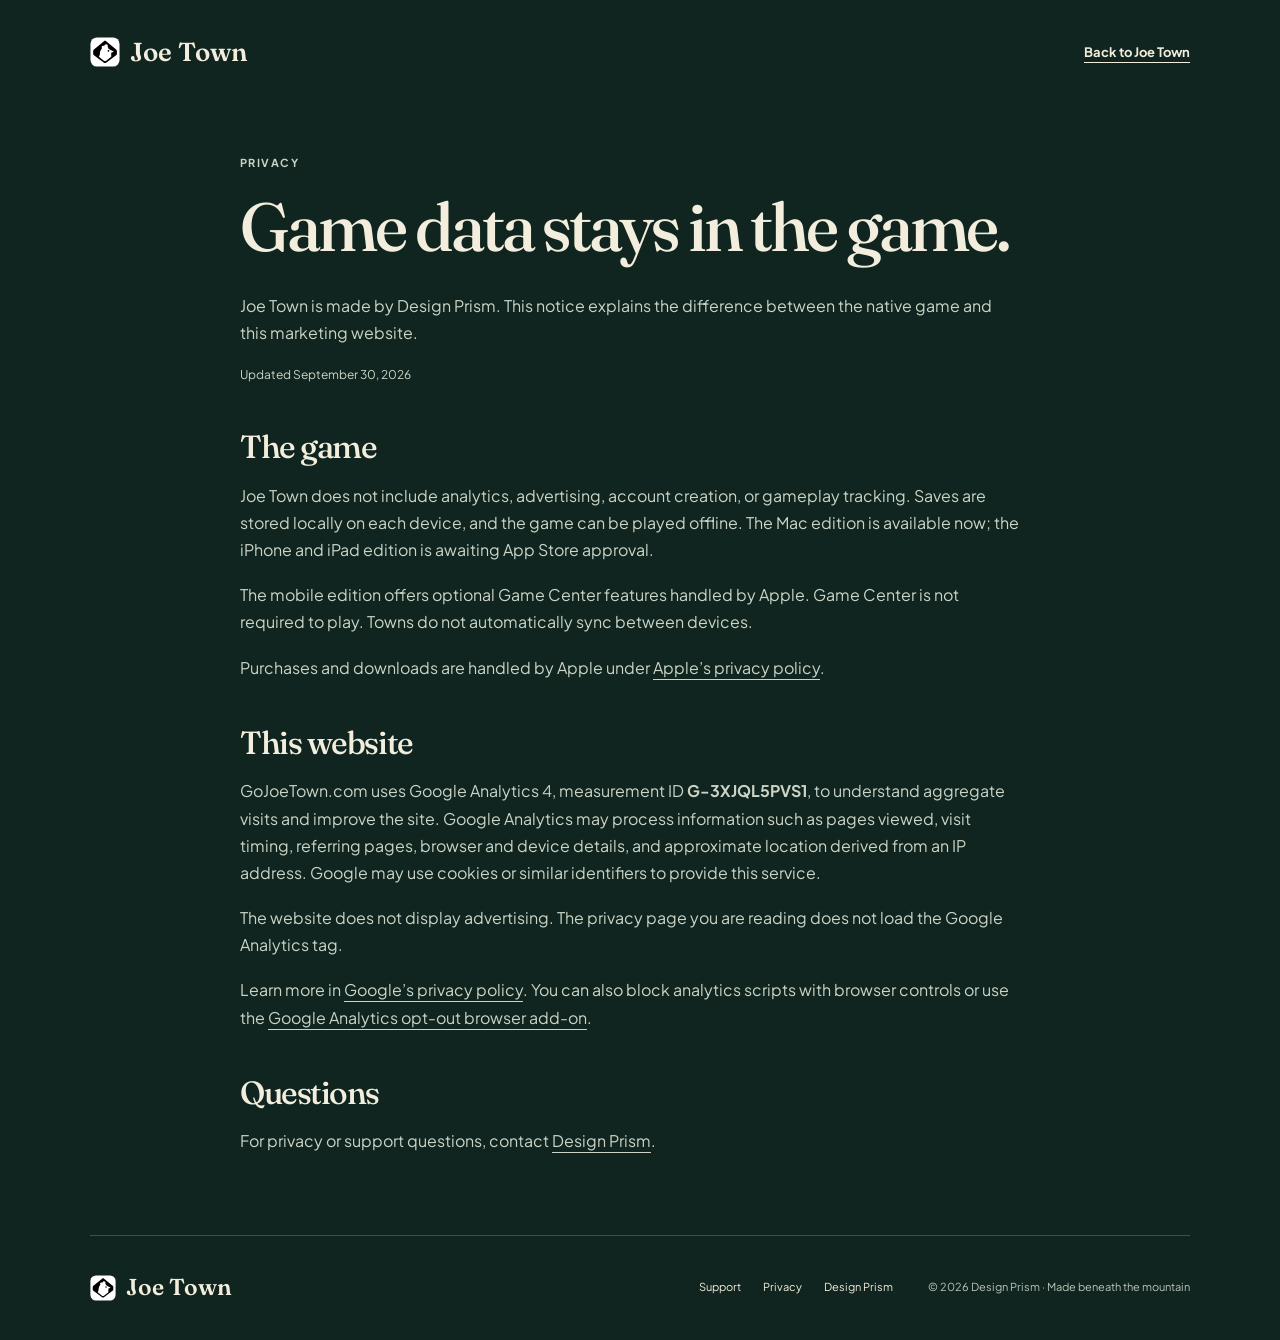
<file: privacy.html>
<!DOCTYPE html>
<html lang="en">
<head>
  <meta charset="UTF-8">
  <meta name="viewport" content="width=device-width, initial-scale=1.0, viewport-fit=cover">
  <title>Privacy — Joe Town</title>
  <meta name="description" content="How Joe Town and gojoetown.com handle data.">
  <link rel="canonical" href="https://gojoetown.com/privacy.html">
  <meta name="theme-color" content="#10271f">
  <link rel="icon" type="image/svg+xml" sizes="any" href="/images/logo-mark.svg">
  <link rel="apple-touch-icon" sizes="180x180" href="/images/apple-touch-icon.png">
  <link rel="preconnect" href="https://fonts.googleapis.com">
  <link rel="preconnect" href="https://fonts.gstatic.com" crossorigin>
  <link href="https://fonts.googleapis.com/css2?family=Fraunces:ital,opsz,wght@0,9..144,500;0,9..144,600;1,9..144,500;1,9..144,600&amp;family=Plus+Jakarta+Sans:wght@400;500;600;700&amp;display=swap" rel="stylesheet">
  <link rel="stylesheet" href="css/style.css?v=20260930-mobile-r1">
</head>
<body class="legal-page">
  <a class="skip-link" href="#main">Skip to content</a>
  <header class="legal-header">
    <a class="brand" href="/" aria-label="Joe Town home">
      <img src="images/logo-mark.svg" width="30" height="30" alt="" class="brand-mark">
      <span class="brand-name">Joe Town</span>
    </a>
    <a class="text-link" href="/">Back to Joe Town</a>
  </header>

  <main class="legal-main" id="main">
    <p class="eyebrow">Privacy</p>
    <h1>Game data stays in the game.</h1>
    <p>Joe Town is made by Design Prism. This notice explains the difference between the native game and this marketing website.</p>
    <p class="legal-updated">Updated September 30, 2026</p>

    <section aria-labelledby="game-privacy">
      <h2 id="game-privacy">The game</h2>
      <p>Joe Town does not include analytics, advertising, account creation, or gameplay tracking. Saves are stored locally on each device, and the game can be played offline. The Mac edition is available now; the iPhone and iPad edition is awaiting App Store approval.</p>
      <p>The mobile edition offers optional Game Center features handled by Apple. Game Center is not required to play. Towns do not automatically sync between devices.</p>
      <p>Purchases and downloads are handled by Apple under <a href="https://www.apple.com/legal/privacy/" target="_blank" rel="noopener">Apple’s privacy policy</a>.</p>
    </section>

    <section aria-labelledby="site-analytics">
      <h2 id="site-analytics">This website</h2>
      <p>GoJoeTown.com uses Google Analytics 4, measurement ID <strong>G-3XJQL5PVS1</strong>, to understand aggregate visits and improve the site. Google Analytics may process information such as pages viewed, visit timing, referring pages, browser and device details, and approximate location derived from an IP address. Google may use cookies or similar identifiers to provide this service.</p>
      <p>The website does not display advertising. The privacy page you are reading does not load the Google Analytics tag.</p>
      <p>Learn more in <a href="https://policies.google.com/privacy" target="_blank" rel="noopener">Google’s privacy policy</a>. You can also block analytics scripts with browser controls or use the <a href="https://tools.google.com/dlpage/gaoptout" target="_blank" rel="noopener">Google Analytics opt-out browser add-on</a>.</p>
    </section>

    <section aria-labelledby="contact-privacy">
      <h2 id="contact-privacy">Questions</h2>
      <p>For privacy or support questions, contact <a href="https://www.design-prism.com/contact" target="_blank" rel="noopener">Design Prism</a>.</p>
    </section>
  </main>

  <footer class="footer">
    <a class="brand" href="/" aria-label="Joe Town home">
      <img src="images/logo-mark.svg" width="26" height="26" alt="" class="brand-mark">
      <span class="brand-name">Joe Town</span>
    </a>
    <nav aria-label="Footer navigation">
      <a href="https://www.design-prism.com/contact" target="_blank" rel="noopener">Support</a>
      <a href="/privacy.html" aria-current="page">Privacy</a>
      <a href="https://www.design-prism.com/" target="_blank" rel="noopener">Design Prism</a>
    </nav>
    <p>© 2026 Design Prism · Made beneath the mountain</p>
  </footer>
</body>
</html>
</file>
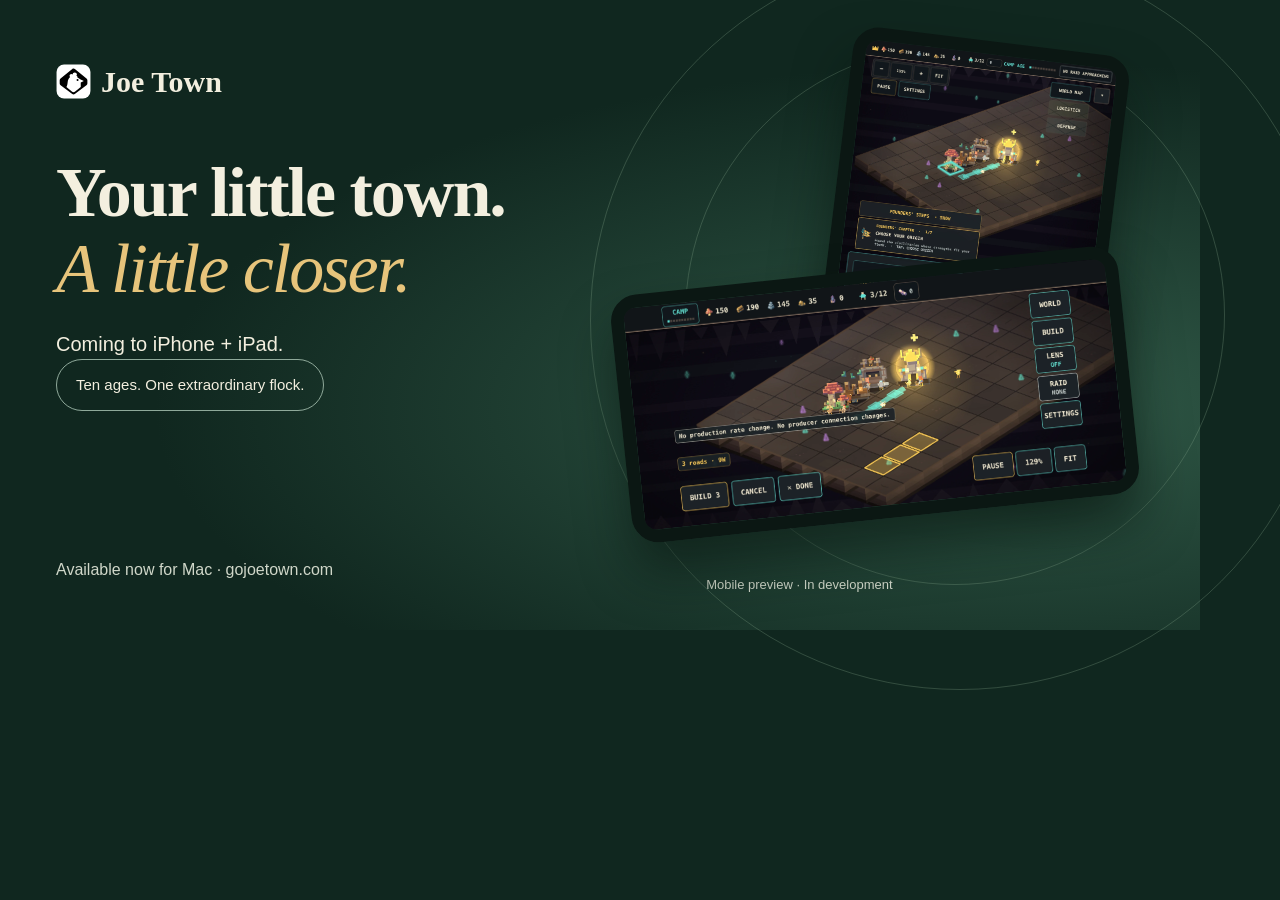
<file: art/mobile-social.html>
<!doctype html><html lang="en"><meta charset="utf-8"><title>Joe Town mobile announcement artwork</title><link rel="stylesheet" href="../css/style.css"><style>
body{margin:0;width:1200px;height:630px;overflow:hidden;background:#10271f;color:#f3efdf;font-family:'Plus Jakarta Sans',sans-serif}.card{position:relative;padding:56px;height:100%;box-sizing:border-box;background:radial-gradient(ellipse at 85% 65%,#315a48,transparent 60%)}.brand{font-size:30px}.brand img{width:35px}.copy{position:relative;z-index:2;width:510px}h1{font:600 70px/1.08 Fraunces,serif;margin:48px 0 23px;letter-spacing:-2px}h1 em{color:#e7c47b}p{font-size:20px;line-height:1.5}.pill{display:inline-block;border:1px solid #8fa99a;border-radius:30px;padding:12px 19px;font-size:15px}.phone{position:absolute;left:620px;top:270px;width:510px;border:13px solid #0b1713;border-radius:27px;box-shadow:0 30px 50px #07140f90;z-index:2;transform:rotate(-6deg)}.pad{position:absolute;left:830px;top:40px;width:278px;border:13px solid #0b1713;border-radius:26px;transform:rotate(7deg);box-shadow:0 30px 50px #07140f90}.device img{width:100%;display:block;border-radius:12px}.preview{white-space:nowrap;width:auto;position:absolute;right:56px;bottom:36px;font-size:13px;color:#d0d7c9}.line{position:absolute;width:740px;height:740px;border:1px solid #94b49744;border-radius:50%;left:590px;top:-50px}.line.two{width:540px;height:540px;left:685px;top:45px} .bottom{position:absolute;left:56px;bottom:48px;font-size:16px;color:#d0d7c9}
</style><div class="card"><div class="line"></div><div class="line two"></div><div class="copy"><a class="brand"><img src="../images/logo-mark.svg" alt="">Joe Town</a><h1>Your little town.<br><em>A little closer.</em></h1><p>Coming to iPhone + iPad.</p><span class="pill">Ten ages. One extraordinary flock.</span></div><div class="pad device"><img src="../images/mobile/ipad-town.webp" alt=""></div><div class="phone device"><img src="../images/mobile/iphone-road.webp" alt=""></div><p class="bottom">Available now for Mac · gojoetown.com</p><p class="preview">Mobile preview · In development</p></div></html>
</file>
<file: css/style.css>
:root {
  --ink:#142b24;
  --night:#10251f;
  --paper:#f3eddd;
  --muted:#b9c5ba;
  --gold:#f5cf71;
  --line:#3e5145;
  --serif:'Fraunces',Georgia,serif;
  --sans:'Plus Jakarta Sans',Arial,sans-serif;
  --radius:10px;
  color-scheme:dark
}
* {
  box-sizing:border-box
}
html {
  scroll-behavior:smooth;
  scroll-padding-top:100px
}
body {
  margin:0;
  background:var(--night);
  color:var(--paper);
  font-family:var(--sans);
  font-size:16px;
  line-height:1.7
}
img {
  max-width:100%;
  height:auto;
  display:block
}
a {
  color:inherit;
  text-underline-offset:5px
}
button {
  font:inherit;
  color:inherit;
  cursor:pointer
}
button,a {
  -webkit-tap-highlight-color:transparent
}
button:disabled {
  cursor:default
}
button:focus-visible,a:focus-visible,summary:focus-visible {
  outline:3px solid #db9d31;
  outline-offset:5px
}
h1,h2,h3,p,figure {
  margin:0
}
h1,h2,h3 {
  font-family:var(--serif);
  font-weight:500;
  line-height:1.05;
  letter-spacing:-.045em
}
h1 {
  font-size:clamp(56px,6.7vw,102px)
}
h2 {
  font-size:clamp(42px,5.4vw,76px)
}
h3 {
  font-size:clamp(29px,3vw,43px)
}
h1 em,h2 em {
  font-weight:500;
  color:var(--gold)
}
p {
  max-width:65ch
}
button[hidden],[hidden] {
  display:none!important
}
.section-wrap {
  width:min(1320px,calc(100% - 96px));
  margin-inline:auto
}
.section-space {
  padding-block:110px
}
.eyebrow {
  font-size:11px;
  letter-spacing:.13em;
  text-transform:uppercase;
  font-weight:700;
  margin-bottom:24px
}
.skip-link {
  position:fixed;
  z-index:100;
  top:10px;
  left:10px;
  padding:12px;
  background:var(--paper);
  color:var(--ink);
  transform:translateY(-200%)
}
.skip-link:focus {
  transform:none
}
.site-header {
  position:relative;
  z-index:10;
  display:flex;
  align-items:center;
  gap:36px;
  padding:26px 48px;
  border-bottom:1px solid var(--line);
  max-width:1600px;
  margin:auto
}
.brand {
  display:inline-flex;
  align-items:center;
  gap:10px;
  font-family:var(--serif);
  font-size:26px;
  font-weight:600;
  text-decoration:none;
  white-space:nowrap
}
.site-header>nav:not(#mobile-menu) {
  display:flex;
  gap:30px;
  margin-left:auto
}
.site-header nav a {
  font-size:13px;
  text-decoration:none
}
.site-header nav a:hover {
  text-decoration:underline
}
.button {
  display:inline-flex;
  align-items:center;
  justify-content:center;
  gap:14px;
  min-height:54px;
  padding:13px 24px;
  color:var(--ink);
  background:var(--gold);
  font-size:14px;
  font-weight:700;
  text-decoration:none;
  border:1px solid var(--gold);
  border-radius:5px;
  box-shadow:0 4px 0 #947a40;
  transition:transform .18s,box-shadow .18s
}
.button:hover {
  transform:translateY(-2px);
  box-shadow:0 6px 0 #947a40
}
.button-small {
  min-height:42px;
  padding:8px 16px;
  font-size:12px
}
.button img {
  width:18px;
  filter:brightness(0)
}
.menu-toggle,.quiet-button {
  background:transparent;
  border:1px solid currentColor;
  border-radius:4px;
  padding:9px 14px;
  font-size:12px;
  min-height:42px
}
.menu-toggle {
  display:none
}
.hero {
  padding-top:76px
}
.hero-copy {
  display:grid;
  grid-template-columns:1.2fr .8fr;
  column-gap:70px;
  align-items:end
}
.hero-copy .eyebrow {
  grid-column:1/-1
}
.hero h1 {
  grid-row:2/4
}
.hero-intro {
  font-size:19px;
  max-width:29ch;
  line-height:1.65
}
.hero-buy {
  margin-top:26px;
  display:flex;
  align-items:center;
  gap:20px;
  flex-wrap:wrap
}
.hero-buy p {
  font-size:11px;
  line-height:1.9
}
.hero-buy p span {
  color:var(--muted)
}
.tiny-sun {
  font-size:20px;
  color:var(--gold);
  margin-right:10px;
  vertical-align:middle
}
.hero-picture {
  margin-top:54px;
  box-shadow:0 22px 70px #0005;
  position:relative
}
.frame-top {
  display:flex;
  justify-content:space-between;
  align-items:center;
  gap:15px;
  padding:12px 18px;
  border:1px solid var(--line);
  border-bottom:0;
  border-radius:8px 8px 0 0;
  background:#1c342a;
  font-size:11px
}
.frame-top i {
  display:inline-block;
  width:7px;
  height:7px;
  background:#cadd8c;
  border-radius:50%;
  margin-right:8px
}
.day-controls {
  display:flex;
  border:1px solid #64776c;
  border-radius:4px;
  padding:3px;
  gap:3px
}
.day-controls button {
  font-size:11px;
  padding:4px 12px;
  background:transparent;
  border:0;
  border-radius:2px;
  min-height:30px
}
.day-controls button[aria-pressed=true] {
  background:var(--paper);
  color:var(--ink)
}
.hero-image-link {
  display:block;
  position:relative;
  background:#080f0c
}
.hero-image-link img {
  width:100%;
  aspect-ratio:1.6;
  object-fit:contain
}
.zoom-label {
  position:absolute;
  bottom:14px;
  right:14px;
  border:1px solid #9fb09f80;
  border-radius:4px;
  background:#11251ff0;
  color:var(--paper);
  font:11px var(--sans);
  padding:8px 12px;
  pointer-events:none
}
.image-caption {
  display:flex;
  justify-content:space-between;
  max-width:none;
  font-size:10px;
  padding:10px 0;
  color:var(--muted);
  gap:20px
}
.hero-facts {
  display:flex;
  justify-content:space-between;
  gap:25px;
  padding:28px 0 47px;
  font-size:12px
}
.hero-facts span::before {
  content:'✳';
  margin-right:12px;
  color:var(--gold)
}
.parchment {
  background:var(--paper);
  color:var(--ink);
  color-scheme:light
}
.parchment h2 em {
  color:#657842
}
.section-heading {
  display:grid;
  grid-template-columns:1.2fr .8fr;
  gap:0 70px;
  align-items:end;
  margin-bottom:58px
}
.section-heading .eyebrow {
  grid-column:1/-1
}
.section-heading>p:last-child {
  font-size:16px;
  max-width:38ch
}
.gameplay-split {
  display:grid;
  grid-template-columns:1.5fr .7fr;
  gap:65px;
  align-items:center
}
.screenshot {
  position:relative;
  display:block;
  background:#08130e;
  border:7px solid #1d3228;
  border-radius:7px;
  overflow:hidden;
  box-shadow:0 14px 35px #10251f18
}
.screenshot img {
  width:100%;
  height:auto;
  transition:filter .25s
}
.screenshot:hover img {
  filter:brightness(1.06)
}
.field-notes {
  border-top:1px solid #bac0ac;
  padding-top:26px
}
.note-number {
  font-size:11px;
  display:block;
  margin-bottom:20px;
  font-weight:700;
  text-transform:uppercase;
  letter-spacing:.1em
}
.field-notes p {
  margin-top:20px;
  font-size:14px
}
.text-link {
  display:inline-block;
  font-size:13px;
  font-weight:700;
  margin-top:24px
}
.delivery {
  margin-top:70px;
  padding:34px 42px 28px;
  border:1px solid #bac0ac;
  border-radius:8px;
  background:#e9e5d2
}
.delivery-heading {
  display:flex;
  align-items:center;
  justify-content:space-between;
  gap:24px
}
.delivery-heading .eyebrow {
  margin-bottom:10px
}
.delivery-heading h3 {
  font-size:30px
}
.resource-chain {
  list-style:none;
  padding:0;
  margin:35px 0 24px;
  display:grid;
  grid-template-columns:repeat(4,1fr);
  position:relative
}
.resource-chain:before {
  content:'';
  position:absolute;
  left:12.5%;
  right:12.5%;
  top:42px;
  border-top:2px dashed #8d9c77
}
.resource-chain li {
  display:flex;
  align-items:center;
  flex-direction:column;
  position:relative
}
.resource-chain li:not(:last-child):after {
  content:'›';
  position:absolute;
  right:-12px;
  top:19px;
  font-size:30px;
  color:#52623d;
  animation:delivery-hop 2.8s ease-in-out infinite
}
.resource-chain li:nth-child(2):after {
  animation-delay:.4s
}
.resource-chain li:nth-child(3):after {
  animation-delay:.8s
}
.resource-icon {
  width:86px;
  height:86px;
  display:grid;
  place-items:center;
  background:#f7f2e5;
  border:1px solid #b6c0a5;
  border-radius:50%;
  z-index:1;
  margin-bottom:10px
}
.resource-icon img {
  width:55px;
  height:55px;
  image-rendering:pixelated
}
.resource-chain strong {
  font-family:var(--serif);
  font-size:23px
}
.resource-chain li>span:last-child {
  font-size:11px;
  color:#485c45
}
.delivery-note {
  font-size:12px;
  max-width:none;
  text-align:center
}
.motion-paused .resource-chain li:after {
  animation-play-state:paused
}
.age-picker {
  display:flex;
  flex-wrap:wrap;
  gap:5px;
  margin-bottom:25px
}
.age-picker a {
  padding:10px 12px;
  border:1px solid var(--line);
  border-radius:4px;
  text-decoration:none;
  font-size:12px;
  display:flex;
  align-items:center;
  gap:7px;
  min-height:44px
}
.age-picker a span {
  font-size:9px;
  color:var(--muted)
}
.age-picker a[aria-selected=true] {
  background:var(--gold);
  color:var(--ink);
  border-color:var(--gold)
}
.age-picker a[aria-selected=true] span {
  color:#3d4b34
}
.age-panel {
  display:grid;
  grid-template-columns:.48fr 1fr;
  gap:60px;
  align-items:center;
  margin-top:35px
}
.age-story h3 {
  font-size:clamp(42px,5vw,70px);
  margin-bottom:20px
}
.age-story p:last-child {
  font-size:15px;
  color:var(--muted);
  max-width:28ch
}
.age-panel .screenshot {
  border-color:#36503f
}
.media-note {
  font-size:10px;
  color:var(--muted);
  margin-top:25px
}
.character-heading {
  margin-bottom:60px
}
.people-layout {
  display:grid;
  grid-template-columns:.7fr 1.2fr;
  gap:80px;
  align-items:center
}
.people-copy p,.world-layout p {
  font-size:15px;
  margin-top:22px
}
.joe-line {
  display:flex;
  gap:8px;
  margin-bottom:25px
}
.joe-line img {
  width:58px;
  height:58px;
  object-fit:contain;
  image-rendering:pixelated
}
.world-layout {
  display:grid;
  grid-template-columns:1.2fr .7fr;
  gap:80px;
  align-items:center;
  margin-top:90px
}
.world-layout .eyebrow {
  margin-top:0
}
.preview {
  display:grid;
  grid-template-columns:.7fr 1fr;
  gap:65px;
  align-items:center
}
.preview h2 {
  font-size:clamp(38px,4vw,58px)
}
.preview h2 em {
  color:#bbd8c3
}
.preview-copy>p:not(.eyebrow) {
  font-size:14px;
  margin-top:23px
}
.preview-tag {
  display:inline-block;
  color:var(--ink);
  background:#bbd8c3;
  padding:4px 7px;
  margin-right:8px;
  letter-spacing:.05em
}
.preview-disclaimer {
  color:var(--muted);
  border-left:2px solid #779d84;
  padding-left:16px;
  font-size:12px!important
}
.preview .screenshot {
  border-color:#537661
}
.faq-layout {
  display:grid;
  grid-template-columns:.8fr 1.2fr;
  gap:90px
}
.faq-list details {
  border-bottom:1px solid #bbc2ae;
  padding:20px 0
}
.faq-list details:first-child {
  border-top:1px solid #bbc2ae
}
.faq-list summary {
  font-size:15px;
  font-weight:600;
  cursor:pointer;
  list-style:none;
  padding-right:32px;
  position:relative
}
.faq-list summary::-webkit-details-marker {
  display:none
}
.faq-list summary:after {
  content:'+';
  position:absolute;
  right:3px;
  top:-4px;
  font-size:23px;
  font-weight:400
}
.faq-list details[open] summary:after {
  content:'−'
}
.faq-list details p {
  font-size:14px;
  padding:16px 25px 0 0;
  color:#425b4a
}
.closing {
  text-align:center
}
.closing>img {
  margin:0 auto 25px
}
.closing .eyebrow {
  margin-bottom:25px
}
.closing h2 {
  font-size:clamp(64px,8vw,110px);
  margin-bottom:30px
}
.closing>p {
  margin:25px auto 0;
  font-size:12px
}
.closing .closing-note {
  color:var(--muted);
  margin-top:7px
}
.footer {
  display:flex;
  align-items:center;
  gap:35px;
  padding-block:30px;
  border-top:1px solid var(--line);
  font-size:11px
}
.footer .brand {
  font-size:23px
}
.footer nav {
  margin-left:auto;
  display:flex;
  gap:22px
}
.footer nav a {
  text-decoration:none
}
.footer nav a:hover {
  text-decoration:underline
}
.footer p {
  color:var(--muted)
}
dialog {
  padding:0;
  background:var(--night);
  color:var(--paper);
  border:1px solid var(--line);
  border-radius:8px;
  width:94vw;
  max-width:1500px;
  max-height:94vh
}
dialog::backdrop {
  background:#07140fee;
  backdrop-filter:blur(8px)
}
.lightbox-toolbar {
  display:flex;
  align-items:center;
  gap:15px;
  padding:15px 20px;
  position:sticky;
  top:0;
  z-index:1;
  background:var(--night)
}
.lightbox-toolbar p {
  font-size:12px;
  margin-right:auto
}
.lightbox-image-wrap {
  overflow:auto;
  max-height:78vh;
  background:#06100b
}
.lightbox-image-wrap img {
  width:100%;
  max-height:78vh;
  object-fit:contain
}
.lightbox-image-wrap.is-zoomed img {
  width:auto;
  max-width:none;
  max-height:none;
  cursor:zoom-out
}
.legal-header {
  display:flex;
  justify-content:space-between;
  align-items:center;
  width:min(1100px,calc(100% - 48px));
  margin:30px auto
}
.legal-main {
  width:min(800px,calc(100% - 48px));
  margin:80px auto
}
.legal-main h1 {
  font-size:clamp(40px,6vw,68px);
  margin-bottom:30px
}
.legal-main h2 {
  font-size:32px;
  margin-bottom:18px
}
.legal-main section {
  margin-top:45px
}
.legal-main p {
  margin:18px 0;
  color:#cbd4c6
}
.legal-main .legal-updated {
  font-size:12px
}
.legal-page .footer {
  width:min(1100px,calc(100% - 48px));
  margin:auto
}
.legal-header .text-link {
  margin:0
}
@keyframes delivery-hop {
  0%,100% {
    transform:translateX(-6px);
    opacity:.5
  }
  50% {
    transform:translateX(6px);
    opacity:1
  }
}
@keyframes entrance {
  from {
    opacity:.2;
    transform:translateY(16px)
  }
  to {
    opacity:1;
    transform:none
  }
}
@media(prefers-reduced-motion:no-preference) {
  .hero-copy {
    animation:entrance .65s both
  }
  .hero-picture {
    animation:entrance .8s .12s both
  }
}
@media(prefers-reduced-motion:reduce) {
  html {
    scroll-behavior:auto
  }
  *,*:before,*:after {
    animation:none!important;
    transition:none!important
  }
}
@media(max-width:1100px) {
  .section-wrap {
    width:calc(100% - 64px)
  }
  .site-header {
    padding:22px 32px
  }
  .hero-copy {
    gap:0 35px
  }
  .hero-buy {
    gap:16px
  }
  .hero h1 {
    font-size:70px
  }
  .hero-intro {
    font-size:17px
  }
  .section-heading,.gameplay-split,.people-layout,.world-layout,.preview,.faq-layout {
    column-gap:40px
  }
  .field-notes h3 {
    font-size:30px
  }
  .field-notes p {
    font-size:13px
  }
  .age-panel {
    gap:35px
  }
  .site-header {
    gap:24px
  }
  .site-header>nav:not(#mobile-menu) {
    gap:20px
  }
  .hero-facts {
    font-size:10px
  }
}
@media(max-width:780px) {
  .section-wrap {
    width:calc(100% - 40px)
  }
  .section-space {
    padding-block:70px
  }
  .site-header {
    padding:18px 20px;
    gap:15px
  }
  .site-header>nav:not(#mobile-menu) {
    display:none
  }
  .site-header>.button {
    margin-left:auto
  }
  .menu-toggle:not([hidden]) {
    display:block;
    font-size:11px;
    padding:8px 10px
  }
  .site-header .brand {
    font-size:23px
  }
  .site-header .brand img {
    width:28px
  }
  .site-header>.button {
    font-size:11px;
    padding:8px 11px;
    min-height:40px
  }
  .site-header #mobile-menu:not([hidden]) {
    position:absolute;
    top:100%;
    left:0;
    right:0;
    background:var(--night);
    border-bottom:1px solid var(--line);
    padding:20px;
    display:flex;
    gap:25px;
    flex-wrap:wrap
  }
  .hero {
    padding-top:45px
  }
  .hero-copy {
    display:block
  }
  .hero h1 {
    font-size:clamp(53px,10vw,80px)
  }
  .hero-intro {
    margin-top:25px;
    max-width:38ch
  }
  .hero-buy {
    margin-top:23px
  }
  .hero-picture {
    margin-top:38px
  }
  .frame-top {
    padding:9px 10px;
    font-size:10px
  }
  .day-controls button {
    padding:3px 10px
  }
  .hero-facts {
    flex-wrap:wrap;
    justify-content:flex-start;
    gap:12px 22px;
    padding:25px 0 35px
  }
  .image-caption span {
    display:none
  }
  .section-heading {
    display:block;
    margin-bottom:35px
  }
  .section-heading>p:last-child {
    margin-top:25px;
    max-width:44ch
  }
  .gameplay-split,.people-layout,.world-layout,.preview,.faq-layout {
    grid-template-columns:1fr;
    gap:35px
  }
  .field-notes {
    max-width:47ch
  }
  .field-notes h3 {
    font-size:34px
  }
  .field-notes p {
    font-size:15px
  }
  .delivery {
    padding:25px 20px;
    margin-top:45px
  }
  .delivery-heading h3 {
    font-size:25px
  }
  .delivery-heading {
    align-items:flex-start
  }
  .delivery-heading .quiet-button {
    font-size:10px;
    padding:6px 8px;
    flex-shrink:0
  }
  .resource-icon {
    width:62px;
    height:62px
  }
  .resource-icon img {
    width:42px;
    height:42px
  }
  .resource-chain:before {
    top:31px
  }
  .resource-chain li:not(:last-child):after {
    top:10px;
    right:-8px
  }
  .resource-chain strong {
    font-size:21px
  }
  .resource-chain li>span:last-child {
    font-size:10px
  }
  .resource-chain {
    margin-top:28px
  }
  .age-panel {
    grid-template-columns:1fr;
    gap:24px
  }
  .age-story {
    display:grid;
    grid-template-columns:1fr 1fr;
    gap:10px 25px;
    align-items:center
  }
  .age-story .eyebrow {
    grid-column:1/-1;
    margin:0
  }
  .age-story h3 {
    margin:0
  }
  .age-story p:last-child {
    font-size:13px
  }
  .character-heading {
    margin-bottom:35px
  }
  .people-layout .screenshot {
    grid-row:1
  }
  .world-layout {
    margin-top:65px
  }
  .preview h2 {
    font-size:46px
  }
  .faq-layout h2 br {
    display:none
  }
  .footer {
    flex-wrap:wrap;
    gap:18px
  }
  .footer p {
    display:none
  }
  .footer nav {
    gap:18px
  }
  .zoom-label {
    font-size:10px;
    padding:6px 9px;
    bottom:9px;
    right:9px
  }
  .screenshot {
    border-width:5px
  }
  .lightbox-toolbar {
    padding:12px;
    gap:8px
  }
  .lightbox-toolbar p {
    font-size:10px
  }
  .lightbox-toolbar button {
    font-size:10px;
    padding:6px 9px
  }
}
@media(max-width:400px) {
  .section-wrap {
    width:calc(100% - 32px)
  }
  .site-header {
    padding-inline:16px;
    gap:9px
  }
  .site-header .brand {
    font-size:20px;
    gap:6px
  }
  .site-header .brand img {
    width:24px
  }
  .site-header>.button {
    font-size:10px;
    padding-inline:8px
  }
  .menu-toggle {
    font-size:10px!important;
    padding-inline:7px!important
  }
  .hero h1 {
    font-size:52px
  }
  .hero-buy p {
    font-size:10px
  }
  .hero-buy {
    gap:15px
  }
  .hero-buy .button {
    padding:12px 17px
  }
  .eyebrow {
    font-size:10px
  }
  .hero-facts {
    font-size:10px
  }
  .delivery {
    padding-inline:12px
  }
  .delivery-heading h3 {
    font-size:22px
  }
  .resource-icon {
    width:51px;
    height:51px
  }
  .resource-icon img {
    width:34px;
    height:34px
  }
  .resource-chain:before {
    top:25px
  }
  .resource-chain li:not(:last-child):after {
    top:6px
  }
  .resource-chain strong {
    font-size:19px
  }
  .resource-chain li>span:last-child {
    font-size:9px
  }
  .age-picker {
    gap:4px
  }
  .age-picker a {
    padding:8px 9px;
    font-size:11px
  }
  .footer nav {
    margin-left:0
  }
  .lightbox-toolbar p {
    max-width:130px
  }
  .image-caption {
    font-size:9px
  }
  .frame-top>span {
    max-width:130px
  }
}
@media(max-width:780px) {
  html:not(.js) .site-header {
    flex-wrap:wrap
  }
  html:not(.js) .site-header>nav:not(#mobile-menu) {
    display:flex;
    order:3;
    width:100%;
    margin:0;
    gap:25px
  }
}

/* With scripting unavailable, keep the resource illustration still. */
html:not(.js) .resource-chain li:after { animation: none; }

/* Blender's miniature is an editorial illustration; real gameplay follows. */
.hero {
  display:grid;
  grid-template-columns:minmax(0,.92fr) minmax(0,1.08fr);
  align-items:center;
  column-gap:36px;
  padding-top:54px;
}
.hero-copy { display:block; }
.hero h1 { font-size:clamp(56px,5.8vw,84px); }
.hero-intro { margin-top:27px; font-size:17px; max-width:31ch; }
.hero-buy { margin-top:28px; gap:20px; }
.hero-buy p { width:100%; }
.hero-diorama { min-width:0; }
.diorama-stage {
  position:relative;
  aspect-ratio:4/3;
  overflow:hidden;
  border-radius:16px;
  background:#10251f;
}
/* Fade only the empty outer margin, preserving the miniature's silhouette. */
.diorama-stage {
  -webkit-mask-image:linear-gradient(to right,transparent,#000 6%,#000 94%,transparent),linear-gradient(to bottom,transparent,#000 7%,#000 93%,transparent);
  mask-image:linear-gradient(to right,transparent,#000 6%,#000 94%,transparent),linear-gradient(to bottom,transparent,#000 7%,#000 93%,transparent);
  -webkit-mask-composite:source-in;
  mask-composite:intersect;
}
.diorama-poster,.diorama-video {
  display:block;
  width:100%;
  height:100%;
  object-fit:contain;
}
.diorama-video { position:absolute; inset:0; opacity:0; }
.diorama-video.is-ready { opacity:1; }
.diorama-caption {
  min-height:52px;
  display:flex;
  align-items:center;
  justify-content:space-between;
  gap:10px;
  color:var(--muted);
  font-size:10px;
  padding-top:8px;
}
.diorama-toggle {
  display:inline-flex;
  align-items:center;
  gap:8px;
  padding:10px 12px;
  min-height:44px;
  border:1px solid var(--line);
  border-radius:5px;
  background:#1c342a;
  color:var(--paper);
  font-size:10px;
  white-space:nowrap;
}
.diorama-toggle:hover { border-color:#b9c5ba; }
.diorama-toggle-icon { width:12px; text-align:center; }
.hero-facts {
  grid-column:1/-1;
  margin-top:38px;
  padding:25px 0 29px;
  border-top:1px solid var(--line);
  border-bottom:1px solid var(--line);
}
.actual-town {
  display:grid;
  grid-template-columns:.66fr 1.34fr;
  gap:70px;
  align-items:center;
  padding-block:72px 88px;
}
.actual-town h2 { font-size:clamp(36px,3.7vw,54px); }
.actual-town-copy>p:not(.eyebrow) { font-size:14px; color:var(--muted); margin-top:22px; }
.actual-town .hero-picture { margin-top:0; }
@media(min-width:781px) and (max-width:1100px) {
  .hero { column-gap:25px; }
  .hero h1 { font-size:clamp(48px,6.4vw,68px); }
  .hero .eyebrow { font-size:9px; letter-spacing:.08em; }
  .hero-intro { font-size:15px; }
  .hero-buy .button { padding-inline:16px; gap:10px; font-size:12px; }
  .actual-town { gap:36px; }
}
@media(max-width:780px) {
  .hero { grid-template-columns:1fr; padding-top:39px; gap:0; }
  .hero-copy { max-width:560px; }
  .hero h1 { font-size:clamp(50px,10.7vw,78px); }
  .hero .eyebrow { margin-bottom:19px; }
  .hero-intro { margin-top:20px; max-width:34ch; font-size:16px; }
  .hero-buy { margin-top:23px; gap:19px; }
  .hero-buy p { width:auto; }
  .hero-diorama { margin-top:27px; }
  .diorama-stage { border-radius:10px; }
  .diorama-caption { font-size:9px; }
  .diorama-toggle { padding-inline:10px; font-size:9px; }
  .hero-facts { margin-top:24px; padding-block:23px; }
  .actual-town { grid-template-columns:1fr; gap:30px; padding-block:52px 58px; }
  .actual-town-copy>p:not(.eyebrow) { max-width:43ch; }
  .actual-town h2 { font-size:43px; }
}
@media(max-width:400px) {
  .hero h1 { font-size:48px; }
  .hero .eyebrow { font-size:9px; letter-spacing:.08em; }
  .tiny-sun { margin-right:6px; }
  .diorama-caption { gap:6px; font-size:8px; }
  .diorama-toggle { font-size:9px; padding-inline:8px; gap:5px; }
}

/* The mobile chapter: real captures, editorial devices, a road to the stars. */
.mobile-announcement {
  display:inline-flex;
  align-items:center;
  gap:10px;
  min-height:44px;
  padding:7px 13px;
  border:1px solid #8ea67c;
  border-radius:100px;
  color:#dce9bd;
  background:#1c3429;
  font-size:11px;
  font-weight:600;
  text-decoration:none;
  margin-bottom:24px;
}
.mobile-announcement:hover { border-color:var(--gold); color:var(--gold); }
.announcement-mark { font-size:18px; color:var(--gold); }
.hero-buy { gap:14px; }
.hero-buy .button { padding-inline:18px; gap:10px; }
.button-outline {
  color:var(--paper);
  background:transparent;
  border-color:#789078;
  box-shadow:none;
  font-size:12px;
}
.button-outline:hover { box-shadow:none; border-color:var(--gold); }
.mobile-edition {
  position:relative;
  padding-top:100px;
  background:linear-gradient(180deg,#10251f,#18372b 45%,#10251f);
}
.mobile-heading {
  display:grid;
  grid-template-columns:1.3fr .7fr;
  align-items:end;
  gap:55px;
  margin-bottom:48px;
}
.mobile-heading h2 { font-size:clamp(42px,4.7vw,68px); }
.coming-tag {
  display:inline-block;
  padding:5px 9px;
  margin-right:9px;
  background:#dbe8be;
  color:var(--ink);
  border-radius:3px;
  letter-spacing:.08em;
}
.mobile-heading-note p { font-size:15px; color:#c4d0bd; }
.mobile-heading-note .quiet-button { margin-top:23px; border-color:#819778; }
.mobile-showcase {
  position:relative;
  isolation:isolate;
  display:grid;
  grid-template-columns:minmax(0,1.65fr) minmax(0,.75fr);
  align-items:center;
  gap:45px;
  padding:58px 44px 32px;
  min-height:660px;
  border:1px solid #466049;
  border-radius:20px;
  background:radial-gradient(ellipse at 35% 55%,#35503988,transparent 64%),#152d24;
  overflow:hidden;
}
.mobile-route-art { position:absolute; inset:0; pointer-events:none; z-index:-1; }
.town-route { width:100%; height:100%; }
.route-grid { fill:none; stroke:#567453; stroke-width:1; opacity:.15; }
.route-track { fill:none; stroke:#88a97c; stroke-width:2; stroke-dasharray:4 9; opacity:.25; }
.route-traveller { fill:none; stroke:var(--gold); stroke-width:4; stroke-linecap:round; stroke-dasharray:24 2500; animation:route-travel 22s linear infinite; opacity:.75; }
.route-stations { fill:#172f25; stroke:#a6bb86; stroke-width:2; opacity:.7; }
.mobile-orbit {
  position:absolute;
  z-index:-1;
  width:360px;
  height:360px;
  border:1px solid #a0bc7740;
  border-radius:50%;
  pointer-events:none;
  animation:orbit-travel 36s linear infinite;
}
.orbit-one { left:20%; top:100px; }
.orbit-two { width:220px; height:220px; left:30%; top:170px; animation-duration:28s; animation-direction:reverse; border-style:dashed; }
.mobile-orbit>span { position:absolute; width:10px; height:10px; border-radius:50%; background:var(--gold); left:50%; top:-5px; box-shadow:0 0 18px #f5cf7140; }
.orbit-two>span { width:7px; height:7px; background:#cadf9d; top:-3px; }
.mobile-sticker { position:absolute; top:32px; left:70px; display:flex; align-items:center; gap:12px; color:#c8d7b2; font:italic 17px var(--serif); }
.mobile-sticker img { width:40px; height:40px; image-rendering:pixelated; animation:joe-bob 5s ease-in-out infinite; }
.device-figure { position:relative; min-width:0; }
.device-phone { margin-top:50px; }
.device-label { display:flex; align-items:center; gap:10px; font-size:12px; font-weight:600; margin:0 9px 15px; }
.device-label>span:last-child { color:#b9ccaa; font-size:10px; font-weight:400; margin-left:auto; }
.device-number { display:grid; place-items:center; width:26px; height:26px; border-radius:50%; border:1px solid #91aa70; color:#d3e2b5; font-size:9px; }
.device-shell {
  display:block;
  position:relative;
  padding:9px;
  border:1px solid #8c9888;
  border-radius:28px;
  background:#080f0c;
  box-shadow:0 26px 46px #0005,0 0 0 3px #293b2f;
  transition:transform .3s ease,box-shadow .3s ease;
}
.device-shell:hover { transform:translateY(-4px); box-shadow:0 30px 48px #0007,0 0 0 3px #697756; }
.device-shell img { width:100%; border-radius:19px; }
.ipad-shell { padding:11px; border-radius:24px; }
.ipad-shell img { border-radius:13px; }
.device-zoom { position:absolute; right:18px; bottom:16px; width:28px; height:28px; display:grid; place-items:center; border-radius:50%; color:var(--paper); background:#10251fed; border:1px solid #9aaf86; font-size:15px; pointer-events:none; }
.device-figure figcaption { margin:20px 8px 0; font:italic 20px var(--serif); line-height:1.45; }
.device-figure figcaption>span { display:inline-block; font:10px var(--sans); color:#bdcbb5; margin-top:7px; }
.mobile-preview-note { display:flex; align-items:flex-start; gap:10px; max-width:none; margin:19px 2px 0; font-size:11px; color:#bfcfb6; }
.mobile-preview-note>span { color:var(--gold); }
.touch-features { display:grid; grid-template-columns:repeat(3,minmax(0,1fr)); gap:22px; margin-top:52px; }
.touch-card { border:1px solid #4e624a; border-radius:10px; padding:28px; background:#1e382b; }
.touch-card .eyebrow { color:#bed299; margin-bottom:18px; font-size:10px; }
.touch-card h3 { font-size:36px; letter-spacing:-.035em; }
.touch-card>p:last-child { color:#c9d3be; font-size:13px; margin-top:19px; }
.gesture { height:102px; position:relative; margin:0 0 18px; overflow:hidden; }
.gesture-finger { position:absolute; width:21px; height:21px; border:2px solid #fff2cf; border-radius:50%; background:#e2ce9655; box-shadow:0 0 0 7px #e2ce9610; }
.gesture-road .gesture-track { position:absolute; left:10px; right:25px; top:49px; height:3px; background:repeating-linear-gradient(90deg,#b1cd8b 0 7px,transparent 7px 12px); }
.gesture-road .gesture-finger { top:40px; left:15px; animation:gesture-draw 4.5s ease-in-out infinite; }
.gesture-destination { position:absolute; right:12px; top:36px; width:28px; height:28px; border:1px solid #b1cd8b; border-radius:6px; transform:rotate(45deg); background:#344b30; }
.gesture-tap .gesture-target { position:absolute; width:54px; height:54px; left:calc(50% - 27px); top:25px; border:1px solid #bdce9d; background:#344b30; border-radius:10px; }
.gesture-tap .gesture-finger { left:calc(50% - 10px); top:42px; animation:gesture-tap 4.5s ease-in-out infinite; }
.gesture-ring { position:absolute; left:calc(50% - 25px); top:26px; width:50px; height:50px; border:1px solid var(--gold); border-radius:50%; animation:gesture-ripple 4.5s ease-out infinite; }
.gesture-grid { position:absolute; inset:20px 25px; border:1px solid #8ca776; border-radius:8px; background:repeating-linear-gradient(90deg,transparent 0 22px,#a6c18320 22px 23px),repeating-linear-gradient(0deg,transparent 0 22px,#a6c18320 22px 23px); animation:gesture-view 5s ease-in-out infinite; }
.gesture-pinch .finger-one { left:calc(50% - 35px); top:55px; animation:gesture-spread-one 5s ease-in-out infinite; }
.gesture-pinch .finger-two { left:calc(50% + 15px); top:28px; animation:gesture-spread-two 5s ease-in-out infinite; }
.mobile-detail { display:grid; grid-template-columns:.72fr 1.28fr; align-items:center; gap:42px; margin-top:30px; padding:38px; background:#e8e7cf; border-radius:10px; color:var(--ink); }
.mobile-detail h3 { font-size:36px; }
.mobile-detail .eyebrow { color:#45603b; margin-bottom:18px; }
.mobile-detail-copy>p:not(.eyebrow) { font-size:13px; margin-top:20px; }
.mobile-detail .detail-note { color:#4b6243; font-size:11px!important; }
.detail-shell { border-color:#788165; box-shadow:0 14px 25px #142b241f,0 0 0 3px #a5af8e; border-radius:20px; padding:7px; }
.detail-shell img { border-radius:13px; }
.detail-shell:hover { box-shadow:0 20px 30px #142b2428,0 0 0 3px #697756; }
.closing-mobile { color:#d5e4b9; }

/* Every new loop shares the scene lifecycle; static content stays readable. */
.motion-paused *, .motion-paused *::before, .motion-paused *::after { animation-play-state:paused!important; }
[data-reveal].is-revealed { animation:chapter-reveal .75s cubic-bezier(.2,.7,.2,1) both; }
.device-phone.is-revealed { animation:device-arrive .9s cubic-bezier(.2,.7,.2,1) both; }
.device-ipad.is-revealed { animation:device-arrive .9s .12s cubic-bezier(.2,.7,.2,1) both; }
.touch-card:nth-child(2).is-revealed { animation-delay:.08s; }
.touch-card:nth-child(3).is-revealed { animation-delay:.16s; }
.age-panel.is-revealed { animation:chapter-reveal .5s ease both; }
@keyframes chapter-reveal { from { transform:translateY(22px); } to { transform:translateY(0); } }
@keyframes device-arrive { from { transform:translateY(35px) rotate(1.5deg); } to { transform:translateY(0) rotate(0); } }
@keyframes route-travel { to { stroke-dashoffset:-2524; } }
@keyframes orbit-travel { to { transform:rotate(360deg); } }
@keyframes joe-bob { 0%,100% { transform:translateY(0) rotate(-3deg); } 50% { transform:translateY(-5px) rotate(3deg); } }
@keyframes gesture-draw { 0%,15%,100% { transform:translateX(0); } 65%,85% { transform:translateX(170px); } }
@keyframes gesture-tap { 0%,35%,100% { transform:scale(1); } 45%,55% { transform:scale(.8); } }
@keyframes gesture-ripple { 0%,44%,100% { transform:scale(.5); opacity:0; } 50% { transform:scale(.7); opacity:.8; } 75% { transform:scale(1.5); opacity:0; } }
@keyframes gesture-view { 0%,20%,100% { transform:scale(.85); } 65%,85% { transform:scale(1); } }
@keyframes gesture-spread-one { 0%,20%,100% { transform:translate(0,0); } 65%,85% { transform:translate(-22px,12px); } }
@keyframes gesture-spread-two { 0%,20%,100% { transform:translate(0,0); } 65%,85% { transform:translate(22px,-12px); } }

/* Finger-sized controls, including the native screenshot viewer. */
.button-small,.quiet-button,.menu-toggle,.site-header>.button { min-height:44px; }
.site-header nav a,.footer nav a { display:inline-flex; align-items:center; min-height:44px; }
.day-controls button { min-height:44px; min-width:44px; }
.faq-list details { padding-block:8px; }
.faq-list summary { min-height:52px; padding-block:13px; }
.faq-list summary:after { top:8px; }
.faq-list details p { padding-top:3px; padding-bottom:14px; }
.lightbox-toolbar { flex-wrap:wrap; }
.lightbox-toolbar p { flex:1 1 180px; }
.lightbox-toolbar button { min-height:44px; }

@media(max-width:1100px) {
  .mobile-heading { gap:35px; }
  .mobile-showcase { padding:65px 26px 30px; gap:30px; min-height:580px; }
  .mobile-sticker { left:40px; top:26px; font-size:15px; }
  .device-figure figcaption { font-size:18px; }
  .device-label { gap:7px; font-size:11px; }
  .device-label>span:last-child { font-size:9px; }
  .touch-card { padding:23px; }
  .touch-card h3 { font-size:32px; }
  .mobile-detail { gap:28px; padding:30px; }
  .gesture-road .gesture-finger { animation-name:gesture-draw-small; }
}
@keyframes gesture-draw-small { 0%,15%,100% { transform:translateX(0); } 65%,85% { transform:translateX(100px); } }
@media(max-width:780px) {
  .hero-buy { flex-direction:row; gap:12px; }
  .hero-buy .button { font-size:12px; padding-inline:15px; }
  .hero-buy p { width:100%; font-size:11px; }
  .hero-buy .button-outline { min-height:48px; box-shadow:none; }
  .mobile-announcement { margin-bottom:20px; font-size:10px; }
  .mobile-edition { padding-top:65px; }
  .mobile-heading { grid-template-columns:1fr; gap:27px; margin-bottom:32px; }
  .mobile-heading h2 { font-size:clamp(39px,7.5vw,56px); }
  .mobile-heading-note { display:flex; gap:22px; align-items:flex-start; flex-wrap:wrap; }
  .mobile-heading-note p { max-width:46ch; font-size:14px; }
  .mobile-heading-note .quiet-button { margin-top:0; }
  .mobile-showcase { grid-template-columns:1fr; gap:36px; padding:78px 24px 34px; min-height:0; }
  .device-phone { margin-top:0; }
  .device-ipad { width:min(300px,80%); margin-inline:auto; }
  .device-ipad .device-label { flex-wrap:wrap; }
  .device-ipad .device-label>span:last-child { margin-left:36px; }
  .device-figure figcaption { font-size:19px; }
  .mobile-sticker { left:28px; top:24px; }
  .mobile-orbit { top:90px; left:10%; width:280px; height:280px; }
  .orbit-two { top:140px; left:20%; width:180px; height:180px; }
  .mobile-route-art { inset:0 -55%; }
  .mobile-preview-note { font-size:10px; margin-top:16px; }
  .touch-features { grid-template-columns:1fr; gap:15px; margin-top:35px; }
  .touch-card { position:relative; padding:25px; }
  .touch-card .gesture { position:absolute; top:38px; right:15px; width:125px; height:95px; opacity:.75; margin:0; }
  .touch-card h3 { font-size:34px; margin-right:120px; }
  .touch-card .eyebrow { font-size:9px; margin-bottom:16px; }
  .touch-card>p:last-child { max-width:48ch; font-size:14px; margin-top:20px; }
  .gesture-road .gesture-finger { animation-name:gesture-draw-narrow; }
  .gesture-pinch .gesture-grid { inset:20px 8px; }
  .mobile-detail { grid-template-columns:1fr; gap:28px; padding:28px; margin-top:22px; }
  .mobile-detail .detail-shell { grid-row:1; }
  .mobile-detail h3 { font-size:34px; }
  .mobile-detail-copy>p:not(.eyebrow) { font-size:14px; }
  .site-header #mobile-menu:not([hidden]) { gap:7px 20px; padding:12px 20px; }
  .lightbox-toolbar p { flex-basis:100%; max-width:none; font-size:11px; }
  .lightbox-toolbar button { font-size:12px; padding-inline:14px; }
}
@keyframes gesture-draw-narrow { 0%,15%,100% { transform:translateX(0); } 65%,85% { transform:translateX(65px); } }
@media(max-width:400px) {
  .hero-buy .button { width:100%; font-size:13px; }
  .hero-buy .button-outline { width:100%; margin-top:1px; }
  .mobile-showcase { padding-inline:14px; border-radius:12px; gap:30px; }
  .device-phone .device-label { margin-inline:4px; font-size:10px; }
  .device-phone .device-label>span:last-child { font-size:9px; }
  .device-number { width:24px; height:24px; }
  .phone-shell { padding:6px; border-radius:19px; }
  .phone-shell img { border-radius:13px; }
  .device-figure figcaption { font-size:17px; margin-inline:3px; }
  .device-figure figcaption>span { font-size:9px; }
  .device-ipad { width:84%; }
  .ipad-shell { padding:8px; border-radius:19px; }
  .ipad-shell img { border-radius:11px; }
  .touch-card { padding:22px; }
  .touch-card h3 { font-size:26px; margin-right:70px; }
  .touch-card .gesture { width:75px; right:9px; top:43px; }
  .gesture-road .gesture-finger { animation-name:gesture-draw-tiny; }
  .gesture-pinch .finger-one { left:calc(50% - 22px); }
  .gesture-pinch .finger-two { left:calc(50% + 2px); }
  .mobile-detail { padding:23px; }
  .coming-tag { font-size:9px; margin-right:5px; }
  .mobile-heading .eyebrow { letter-spacing:.1em; }
  .site-header { gap:8px; }
  .site-header>.button { font-size:10px; padding-inline:8px; }
  .site-header .menu-toggle { min-height:44px; }
  .footer nav { gap:15px; }
}

/* Keep this last: all effects, including future additions, honor the preference. */
@media(prefers-reduced-motion:reduce) {
  html { scroll-behavior:auto; }
  *,*::before,*::after { animation:none!important; transition:none!important; }
}
@keyframes gesture-draw-tiny { 0%,15%,100% { transform:translateX(0); } 65%,85% { transform:translateX(25px); } }
html:not(.js) *,html:not(.js) *::before,html:not(.js) *::after { animation:none!important; transition:none!important; }
</file>
